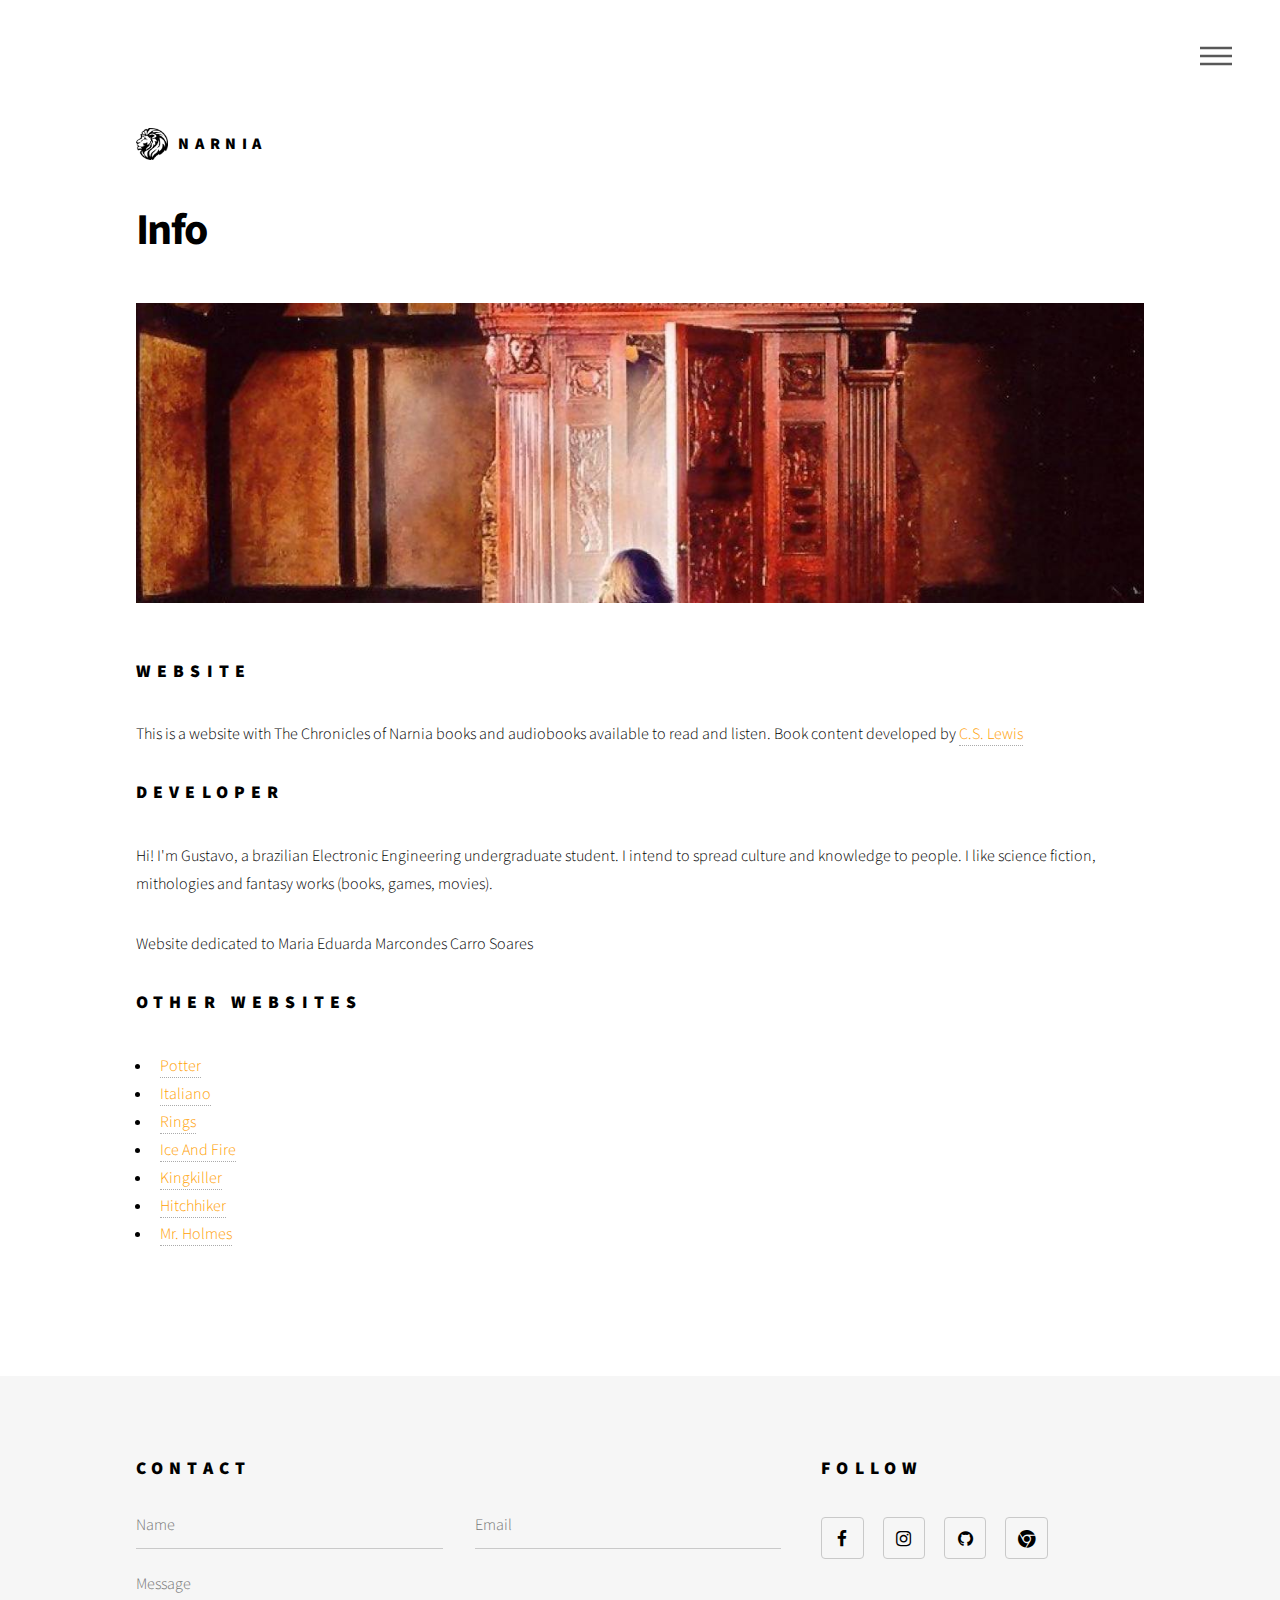
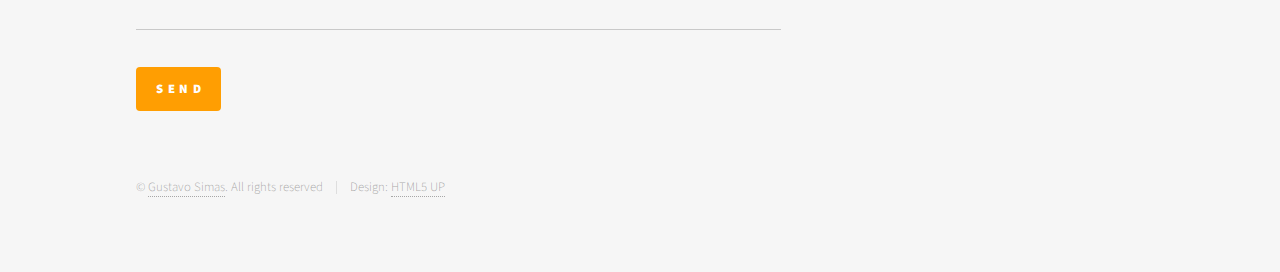
<file: info.html>
<!DOCTYPE HTML>
<!--
	Phantom by HTML5 UP
	html5up.net | @ajlkn
	Free for personal and commercial use under the CCA 3.0 license (html5up.net/license)
-->
<html>
<head>
	<title>Narnia</title>

	<link rel="shortcut icon" href="images/favicon.ico">


	<meta charset="utf-8" />
	<meta name="viewport" content="width=device-width, initial-scale=1" />
	<!--[if lte IE 8]><script src="assets/js/ie/html5shiv.js"></script><![endif]-->
	<link rel="stylesheet" href="assets/css/main.css" />
	<!--[if lte IE 9]><link rel="stylesheet" href="assets/css/ie9.css" /><![endif]-->
	<!--[if lte IE 8]><link rel="stylesheet" href="assets/css/ie8.css" /><![endif]-->


</head>
<body>
	<!-- Wrapper -->
	<div id="wrapper">

		<!-- Header -->
		<header id="header">
			<div class="inner">

				<!-- Logo -->
				<a href="index.html" class="logo">
					<span class="symbol"><img src="images/aslan.png" alt="" /></span><span class="title">Narnia</span>
				</a>

				<!-- Nav -->
				<nav>
					<ul>
						<li><a href="#menu">Menu</a></li>
					</ul>
				</nav>

			</div>
		</header>

		<!-- Menu -->
		<nav id="menu">
			<h2>Menu</h2>
			<ul>
				<li><a href="index.html">Home</a></li>
				<li><a href="info.html">Info</a></li>
			</ul>
		</nav>

		<!-- Main -->
		<div id="main">
			<div class="inner">
				<h1>Info</h1>

				<style>
				.parallax { 
					/* The image used */
					background-image: url("images/narnia.jpg");

					/* Set a specific height */
					height: 300px; 

					/* Create the parallax scrolling effect */
					background-attachment: fixed;
					background-position: center;
					background-repeat: no-repeat;
					background-size: cover;
				}
			</style>

			<!-- Container element -->
			<div class="parallax"></div>
			<br><br>

			<h2>Website</h2>
			<p>This is a website with The Chronicles of Narnia books and audiobooks available to read and listen. Book content developed by <a target="_blank" href="https://en.wikipedia.org/wiki/Clive_Staples_Lewis">C.S. Lewis</a></p>

			<h2>Developer</h2>
			<p>Hi! I'm Gustavo, a brazilian Electronic Engineering undergraduate student. I intend to spread culture and knowledge to people. I like science fiction, mithologies and fantasy works (books, games, movies).</p>

			<p>Website dedicated to Maria Eduarda Marcondes Carro Soares</p>

			<h2>Other websites</h2>
			<p><ul>
				<li><a href="http://potter.cf" target="_blank">Potter</a></li>
				<li><a href="http://italiano.ml" target="_blank">Italiano</a></li>
				<li><a href="http://lotr.gq" target="_blank">Rings</a></li>
				<li><a href="http://iceandfire.ga" target="_blank">Ice And Fire</a></li>
				<li><a href="http://kingkiller.cf" target="_blank">Kingkiller</a></li>
				<li><a href="http://hitchhiker.tk" target="_blank">Hitchhiker</a></li>
				<li><a href="http://mrholmes.ml" target="_blank">Mr. Holmes</a></li>
			</ul>
			</p>

		</div>
	</div>

	<!-- Footer -->
	<footer id="footer">
		<div class="inner">
			<section>
				<h2>Contact</h2>
				<form action="https://formspree.io/gustavosimassilva@gmail.com" method="POST">
					<div class="field half first">
						<input type="text" name="Name" id="name" placeholder="Name" />
					</div>
					<div class="field half">
						<input type="email" name="Email" id="email" name="_replyto" placeholder="Email" />
					</div>
					<div class="field">
						<textarea name="Message" id="message" placeholder="Message"></textarea>
					</div>
					<ul class="actions">
						<li><input type="submit" value="Send" class="special" /></li>
					</ul>
				</form>
			</section>
			<section>
				<h2>Follow</h2>
				<ul class="icons">
					<li><a href="http://facebook.com/simasgs" target="_blank" class="icon style2 fa-facebook"><span class="label">Facebook</span></a></li>
					<li><a href="https:/instagram.com/tudoemsimas" target="_blank" class="icon style2 fa-instagram"><span class="label">Instagram</span></a></li>
					<li><a href="https://github.com/GSimas" target="_blank" class="icon style2 fa-github"><span class="label">GitHub</span></a></li>
					<li><a href="http://www.gsimas.github.io/" target="_blank" class="icon style2 fa-chrome"><span class="label">Phone</span></a></li>
				</ul>
			</section>
			<ul class="copyright">
				<li>&copy; <a target="_blank" href="http://gsimas.github.io">Gustavo Simas</a>. All rights reserved</li><li>Design: <a href="http://html5up.net">HTML5 UP</a></li>
			</ul>
		</div>
	</footer>

</div>

<!-- Scripts -->
<script src="assets/js/jquery.min.js"></script>
<script src="assets/js/skel.min.js"></script>
<script src="assets/js/util.js"></script>
<!--[if lte IE 8]><script src="assets/js/ie/respond.min.js"></script><![endif]-->
<script src="assets/js/main.js"></script>

</body>
</html>
</file>
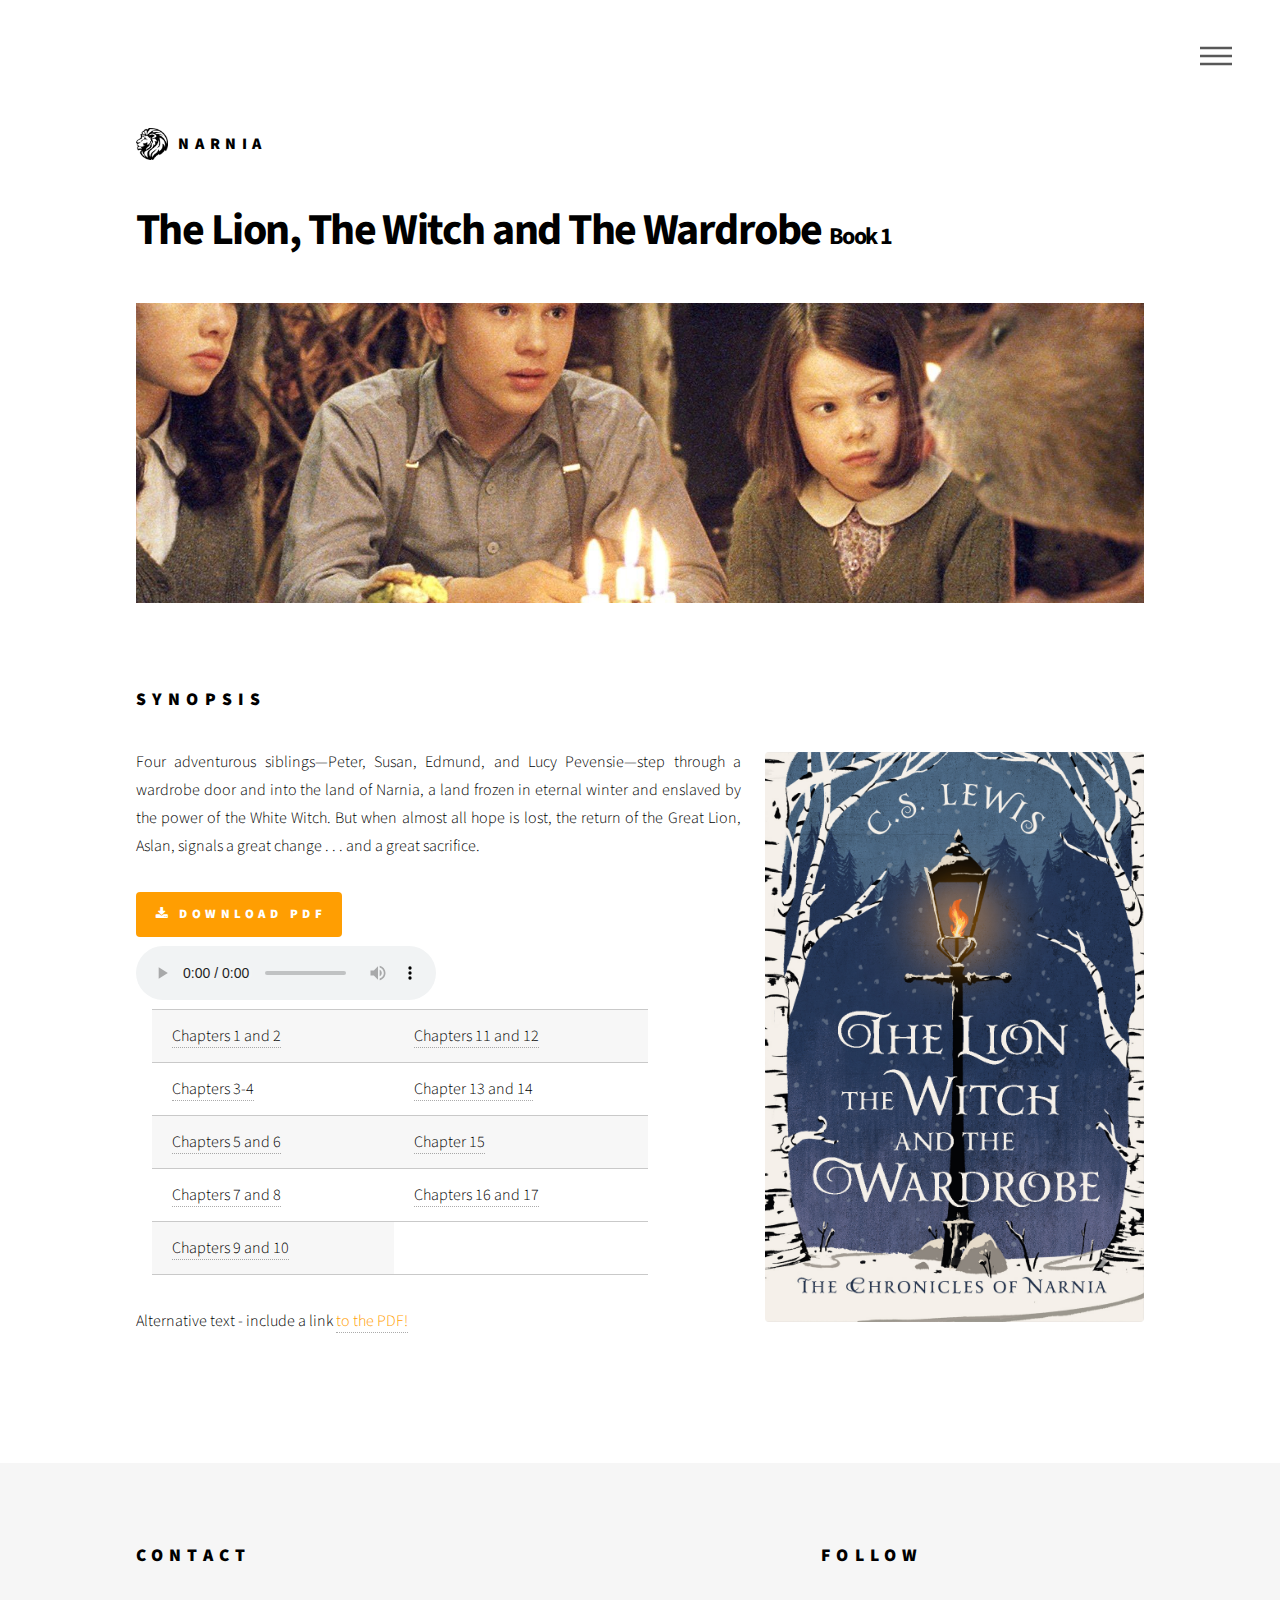
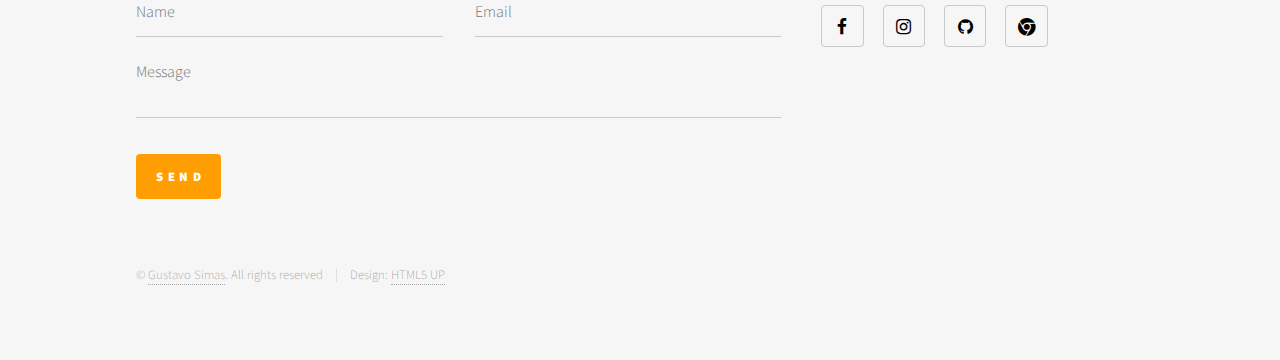
<file: 1 - The Lion The Witch And The Wardrobe/wardrobe.html>
<!DOCTYPE HTML>
<!--
	Phantom by HTML5 UP
	html5up.net | @ajlkn
	Free for personal and commercial use under the CCA 3.0 license (html5up.net/license)
-->
<html>
<head>
	<title>Narnia</title>

	<link rel="shortcut icon" href="../images/favicon.ico">


	<meta charset="utf-8" />
	<meta name="viewport" content="width=device-width, initial-scale=1" />
	<!--[if lte IE 8]><script src="assets/js/ie/html5shiv.js"></script><![endif]-->
	<link rel="stylesheet" href="../assets/css/main.css" />
	<!--[if lte IE 9]><link rel="stylesheet" href="assets/css/ie9.css" /><![endif]-->
	<!--[if lte IE 8]><link rel="stylesheet" href="assets/css/ie8.css" /><![endif]-->

	<style>
	#playlist{
		list-style: none;
	}
	#playlist li a{
		color:black;
		text-decoration: none;
	}
	#playlist .current-song a{
		color:blue;
	}
</style>


</head>
<body>
	<!-- Wrapper -->
	<div id="wrapper">

		<!-- Header -->
		<header id="header">
			<div class="inner">

				<!-- Logo -->
				<a href="../index.html" class="logo">
					<span class="symbol"><img src="../images/aslan.png" alt="" /></span><span class="title">Narnia</span>
				</a>

				<!-- Nav -->
				<nav>
					<ul>
						<li><a href="#menu">Menu</a></li>
					</ul>
				</nav>

			</div>
		</header>

		<!-- Menu -->
		<nav id="menu">
			<h2>Menu</h2>
			<ul>
				<li><a href="../index.html">Home</a></li>
				<li><a href="../info.html">Info</a></li>
			</ul>
		</nav>

		<!-- Main -->
		<div id="main">
			<div class="inner">
				<h1>The Lion, The Witch and The Wardrobe <font size="5px"> Book 1</font></h1>

				<style>
				.parallax { 
					/* The image used */
					background-image: url("wardrobephoto.jpg");

					/* Set a specific height */
					height: 300px; 

					/* Create the parallax scrolling effect */
					background-attachment: fixed;
					background-position: center;
					background-repeat: no-repeat;
					background-size: cover;
				}
			</style>

			<!-- Container element -->
			<div class="parallax"></div>
			<br><br><br>

				<h2>Synopsis</h2>
				<p align="justify"><span class="image right"><a href="The Lion The Witch And The Wardrobe.pdf" target="_blank"><img src="wardrobe.jpg" alt="" /></a></span>Four adventurous siblings—Peter, Susan, Edmund, and Lucy Pevensie—step through a wardrobe door and into the land of Narnia, a land frozen in eternal winter and enslaved by the power of the White Witch. But when almost all hope is lost, the return of the Great Lion, Aslan, signals a great change . . . and a great sacrifice.</p>


				<a href="The Lion The Witch And The Wardrobe.pdf" target="_blank" class="button special icon fa-download">Download PDF</a>
				<br>
				<audio autostart="0" autoplay="false" type="audio/mpeg" src="" controls id="audioPlayer">
					Sorry, your browser doesn't support html5!
				</audio>
				<ul id="playlist">
					<li class="current-song"><a href=""></a></li>
					<table style="width:50%">

						<tr>
							<td><li><a href="The Lion The Witch And The Wardrobe 1-2.mp3">Chapters 1 and 2</a></li></td>
							<td><li><a href="The Lion The Witch And The Wardrobe 11-12.mp3">Chapters 11 and 12</a></li></td>
						</tr>
						<tr>
							<td><li><a href="The Lion The Witch And The Wardrobe 3-4.mp3">Chapters 3-4</a></li></td>
							<td><li><a href="The Lion The Witch And The Wardrobe 13-14.mp3">Chapter 13 and 14</a></li></td>
						</tr>
						<tr>
							<td><li><a href="The Lion The Witch And The Wardrobe 5-6.mp3">Chapters 5 and 6</a></li></td>
							<td><li><a href="The Lion The Witch And The Wardrobe 15.mp3">Chapter 15</a></li></td>
						</tr>
						<tr>
							<td><li><a href="The Lion The Witch And The Wardrobe 7-8.mp3">Chapters 7 and 8</a></li></td>
							<td><li><a href="The Lion The Witch And The Wardrobe 16-17.mp3">Chapters 16 and 17</a></li></td>
						</tr>
						<tr>
							<td><li><a href="The Lion The Witch And The Wardrobe 9-10.mp3">Chapters 9 and 10</a></li></td>
						</tr>
						
					</table>
				</ul>
				<script src="https://code.jquery.com/jquery-2.2.0.js"></script>
				<script src="../assets/audioPlayer.js"></script>
				<script>
				        // loads the audio player
				        audioPlayer();
				    </script>

				    <object data="The Lion The Witch And The Wardrobe.pdf" type="application/pdf" width="100%" height="900px">
				    	<p>Alternative text - include a link <a href="The Lion The Witch And The Wardrobe.pdf">to the PDF!</a></p>
				    </object>

				</div>
			</div>

			<!-- Footer -->
			<footer id="footer">
				<div class="inner">
					<section>
						<h2>Contact</h2>
						<form action="https://formspree.io/gustavosimassilva@gmail.com" method="POST">
							<div class="field half first">
								<input type="text" name="Name" id="name" placeholder="Name" />
							</div>
							<div class="field half">
								<input type="email" name="Email" id="email" name="_replyto" placeholder="Email" />
							</div>
							<div class="field">
								<textarea name="Message" id="message" placeholder="Message"></textarea>
							</div>
							<ul class="actions">
								<li><input type="submit" value="Send" class="special" /></li>
							</ul>
						</form>
					</section>
					<section>
						<h2>Follow</h2>
						<ul class="icons">
							<li><a href="http://facebook.com/simasgs" target="_blank" class="icon style2 fa-facebook"><span class="label">Facebook</span></a></li>
							<li><a href="https:/instagram.com/tudoemsimas" target="_blank" class="icon style2 fa-instagram"><span class="label">Instagram</span></a></li>
							<li><a href="https://github.com/GSimas" target="_blank" class="icon style2 fa-github"><span class="label">GitHub</span></a></li>
							<li><a href="http://www.gsimas.github.io/" target="_blank" class="icon style2 fa-chrome"><span class="label">Phone</span></a></li>
						</ul>
					</section>
					<ul class="copyright">
						<li>&copy; <a target="_blank" href="http://gsimas.github.io">Gustavo Simas</a>. All rights reserved</li><li>Design: <a href="http://html5up.net">HTML5 UP</a></li>
					</ul>
				</div>
			</footer>

		</div>

		<!-- Scripts -->
		<script src="../assets/js/jquery.min.js"></script>
		<script src="../assets/js/skel.min.js"></script>
		<script src="../assets/js/util.js"></script>
		<!--[if lte IE 8]><script src="assets/js/ie/respond.min.js"></script><![endif]-->
		<script src="../assets/js/main.js"></script>

	</body>
	</html>
</file>
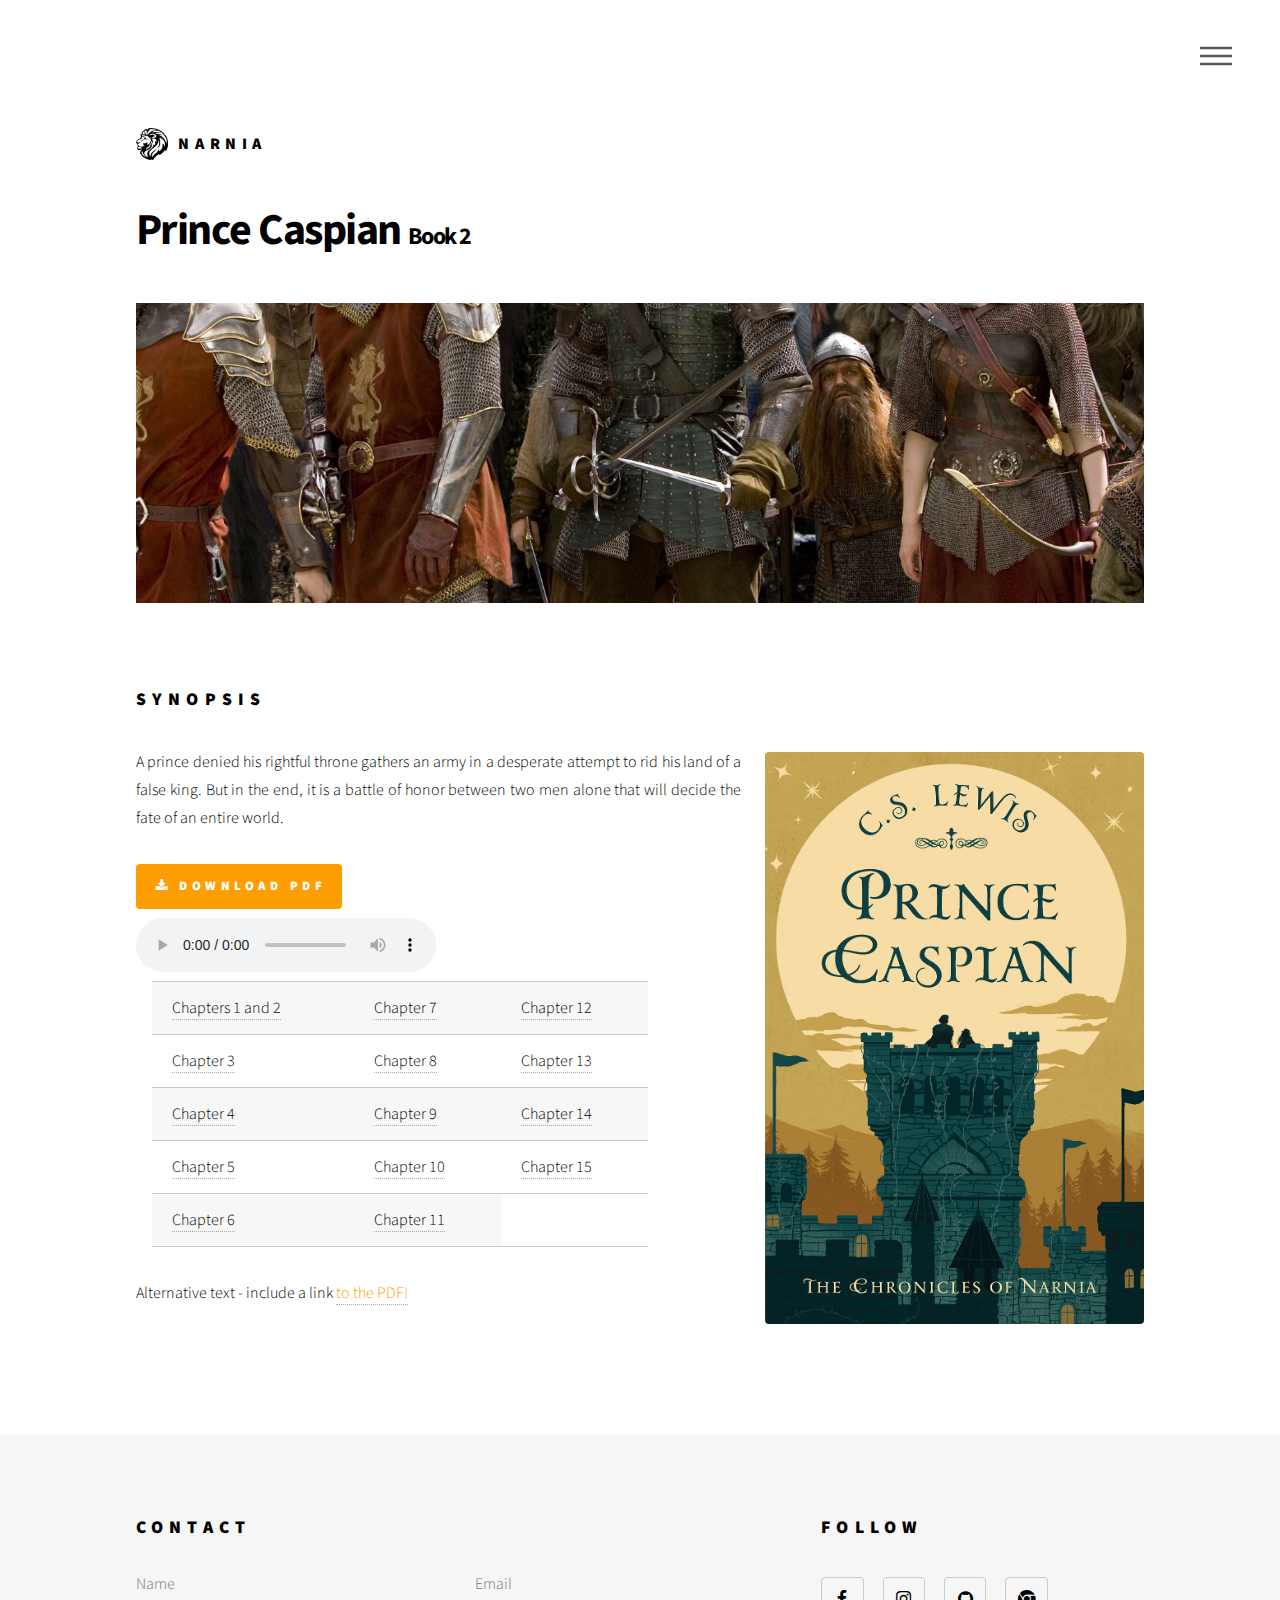
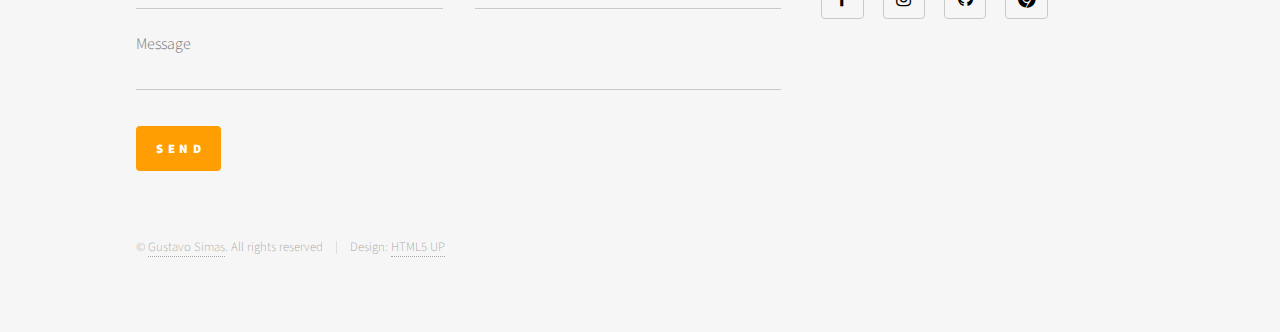
<file: 2 - Prince Caspian/caspian.html>
<!DOCTYPE HTML>
<!--
	Phantom by HTML5 UP
	html5up.net | @ajlkn
	Free for personal and commercial use under the CCA 3.0 license (html5up.net/license)
-->
<html>
<head>
	<title>Narnia</title>

	<link rel="shortcut icon" href="../images/favicon.ico">


	<meta charset="utf-8" />
	<meta name="viewport" content="width=device-width, initial-scale=1" />
	<!--[if lte IE 8]><script src="assets/js/ie/html5shiv.js"></script><![endif]-->
	<link rel="stylesheet" href="../assets/css/main.css" />
	<!--[if lte IE 9]><link rel="stylesheet" href="assets/css/ie9.css" /><![endif]-->
	<!--[if lte IE 8]><link rel="stylesheet" href="assets/css/ie8.css" /><![endif]-->

	<style>
	#playlist{
		list-style: none;
	}
	#playlist li a{
		color:black;
		text-decoration: none;
	}
	#playlist .current-song a{
		color:blue;
	}
</style>


</head>
<body>
	<!-- Wrapper -->
	<div id="wrapper">

		<!-- Header -->
		<header id="header">
			<div class="inner">

				<!-- Logo -->
				<a href="../index.html" class="logo">
					<span class="symbol"><img src="../images/aslan.png" alt="" /></span><span class="title">Narnia</span>
				</a>

				<!-- Nav -->
				<nav>
					<ul>
						<li><a href="#menu">Menu</a></li>
					</ul>
				</nav>

			</div>
		</header>

		<!-- Menu -->
		<nav id="menu">
			<h2>Menu</h2>
			<ul>
				<li><a href="../index.html">Home</a></li>
				<li><a href="../info.html">Info</a></li>
			</ul>
		</nav>

		<!-- Main -->
		<div id="main">
			<div class="inner">
				<h1>Prince Caspian <font size="5px"> Book 2</font></h1>

				<style>
				.parallax { 
					/* The image used */
					background-image: url("caspianphoto.jpg");

					/* Set a specific height */
					height: 300px; 

					/* Create the parallax scrolling effect */
					background-attachment: fixed;
					background-position: center;
					background-repeat: no-repeat;
					background-size: cover;
				}
			</style>

			<!-- Container element -->
			<div class="parallax"></div>
			<br><br><br>

				<h2>Synopsis</h2>
				<p align="justify"><span class="image right"><a href="Prince Caspian.pdf" target="_blank"><img src="caspian.jpg" alt="" /></a></span>A prince denied his rightful throne gathers an army in a desperate attempt to rid his land of a false king. But in the end, it is a battle of honor between two men alone that will decide the fate of an entire world.</p>


				<a href="Prince Caspian.pdf" target="_blank" class="button special icon fa-download">Download PDF</a>
				<br>
				<audio autostart="0" autoplay="false" type="audio/mpeg" src="" controls id="audioPlayer">
					Sorry, your browser doesn't support html5!
				</audio>
				<ul id="playlist">
					<li class="current-song"><a href=""></a></li>
					<table style="width:50%">
						
						<tr>
							<td><li><a href="Prince Caspian 1-2.mp3">Chapters 1 and 2</a></li></td>
							<td><li><a href="Prince Caspian 7.mp3">Chapter 7</a></li></td>
							<td><li><a href="Prince Caspian 12.mp3">Chapter 12</a></li></td>
						</tr>
						<tr>
							<td><li><a href="Prince Caspian 3.mp3">Chapter 3</a></li></td>
							<td><li><a href="Prince Caspian 8.mp3">Chapter 8</a></li></td>
							<td><li><a href="Prince Caspian 13.mp3">Chapter 13</a></li></td>
						</tr>
						<tr>
							<td><li><a href="Prince Caspian 4.mp3">Chapter 4</a></li></td>
							<td><li><a href="Prince Caspian 9.mp3">Chapter 9</a></li></td>
							<td><li><a href="Prince Caspian 14.mp3">Chapter 14</a></li></td>
						</tr>
						<tr>
							<td><li><a href="Prince Caspian 5.mp3">Chapter 5</a></li></td>
							<td><li><a href="Prince Caspian 10.mp3">Chapter 10</a></li></td>
							<td><li><a href="Prince Caspian 15.mp3">Chapter 15</a></li></td>
						</tr>
						<tr>
							<td><li><a href="Prince Caspian 6.mp3">Chapter 6</a></li></td>
							<td><li><a href="Prince Caspian 11.mp3">Chapter 11</a></li></td>
						</tr>
						
					</table>
				</ul>
				<script src="https://code.jquery.com/jquery-2.2.0.js"></script>
				<script src="../assets/audioPlayer.js"></script>
				<script>
				        // loads the audio player
				        audioPlayer();
				    </script>

				    <object data="Prince Caspian.pdf" type="application/pdf" width="100%" height="900px">
				    	<p>Alternative text - include a link <a href="Prince Caspian.pdf">to the PDF!</a></p>
				    </object>

				</div>
			</div>

			<!-- Footer -->
			<footer id="footer">
				<div class="inner">
					<section>
						<h2>Contact</h2>
						<form action="https://formspree.io/gustavosimassilva@gmail.com" method="POST">
							<div class="field half first">
								<input type="text" name="Name" id="name" placeholder="Name" />
							</div>
							<div class="field half">
								<input type="email" name="Email" id="email" name="_replyto" placeholder="Email" />
							</div>
							<div class="field">
								<textarea name="Message" id="message" placeholder="Message"></textarea>
							</div>
							<ul class="actions">
								<li><input type="submit" value="Send" class="special" /></li>
							</ul>
						</form>
					</section>
					<section>
						<h2>Follow</h2>
						<ul class="icons">
							<li><a href="http://facebook.com/simasgs" target="_blank" class="icon style2 fa-facebook"><span class="label">Facebook</span></a></li>
							<li><a href="https:/instagram.com/tudoemsimas" target="_blank" class="icon style2 fa-instagram"><span class="label">Instagram</span></a></li>
							<li><a href="https://github.com/GSimas" target="_blank" class="icon style2 fa-github"><span class="label">GitHub</span></a></li>
							<li><a href="http://www.gsimas.github.io/" target="_blank" class="icon style2 fa-chrome"><span class="label">Phone</span></a></li>
						</ul>
					</section>
					<ul class="copyright">
						<li>&copy; <a target="_blank" href="http://gsimas.github.io">Gustavo Simas</a>. All rights reserved</li><li>Design: <a href="http://html5up.net">HTML5 UP</a></li>
					</ul>
				</div>
			</footer>

		</div>

		<!-- Scripts -->
		<script src="../assets/js/jquery.min.js"></script>
		<script src="../assets/js/skel.min.js"></script>
		<script src="../assets/js/util.js"></script>
		<!--[if lte IE 8]><script src="assets/js/ie/respond.min.js"></script><![endif]-->
		<script src="../assets/js/main.js"></script>

	</body>
	</html>
</file>
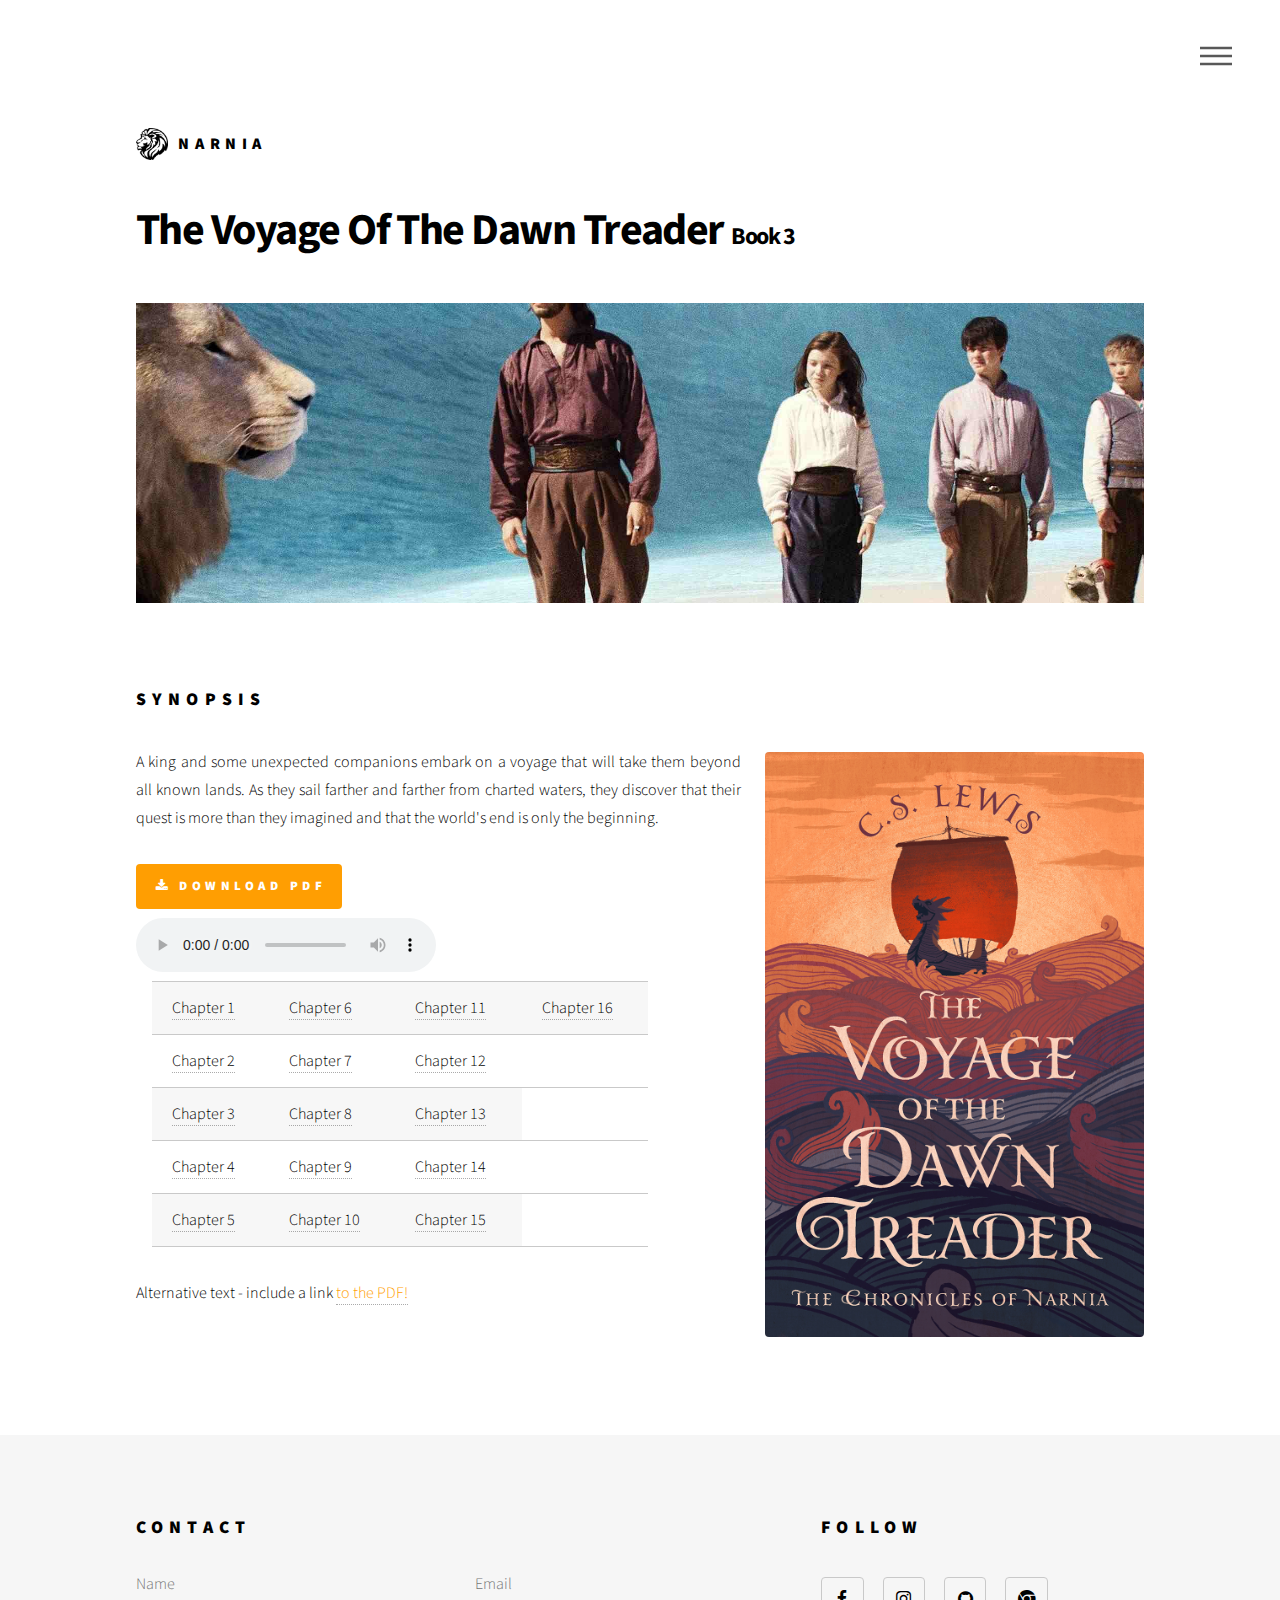
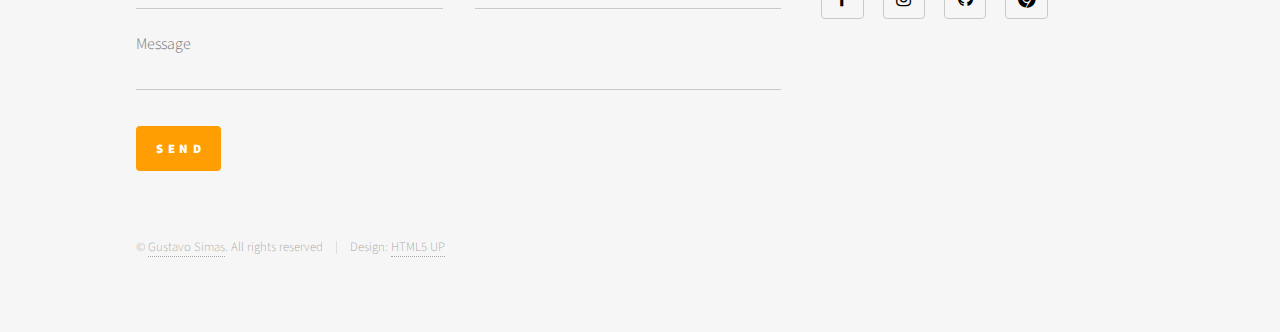
<file: 3 - The Voyage Of The Dawn Treader/voyage.html>
<!DOCTYPE HTML>
<!--
	Phantom by HTML5 UP
	html5up.net | @ajlkn
	Free for personal and commercial use under the CCA 3.0 license (html5up.net/license)
-->
<html>
<head>
	<title>Narnia</title>

	<link rel="shortcut icon" href="../images/favicon.ico">


	<meta charset="utf-8" />
	<meta name="viewport" content="width=device-width, initial-scale=1" />
	<!--[if lte IE 8]><script src="assets/js/ie/html5shiv.js"></script><![endif]-->
	<link rel="stylesheet" href="../assets/css/main.css" />
	<!--[if lte IE 9]><link rel="stylesheet" href="assets/css/ie9.css" /><![endif]-->
	<!--[if lte IE 8]><link rel="stylesheet" href="assets/css/ie8.css" /><![endif]-->

	<style>
	#playlist{
		list-style: none;
	}
	#playlist li a{
		color:black;
		text-decoration: none;
	}
	#playlist .current-song a{
		color:blue;
	}
</style>


</head>
<body>
	<!-- Wrapper -->
	<div id="wrapper">

		<!-- Header -->
		<header id="header">
			<div class="inner">

				<!-- Logo -->
				<a href="../index.html" class="logo">
					<span class="symbol"><img src="../images/aslan.png" alt="" /></span><span class="title">Narnia</span>
				</a>

				<!-- Nav -->
				<nav>
					<ul>
						<li><a href="#menu">Menu</a></li>
					</ul>
				</nav>

			</div>
		</header>

		<!-- Menu -->
		<nav id="menu">
			<h2>Menu</h2>
			<ul>
				<li><a href="../index.html">Home</a></li>
				<li><a href="../info.html">Info</a></li>
			</ul>
		</nav>

		<!-- Main -->
		<div id="main">
			<div class="inner">
				<h1>The Voyage Of The Dawn Treader <font size="5px"> Book 3</font></h1>

				<style>
				.parallax { 
					/* The image used */
					background-image: url("voyagephoto.jpg");

					/* Set a specific height */
					height: 300px; 

					/* Create the parallax scrolling effect */
					background-attachment: fixed;
					background-position: center;
					background-repeat: no-repeat;
					background-size: cover;
				}
			</style>

			<!-- Container element -->
			<div class="parallax"></div>
			<br><br><br>

				<h2>Synopsis</h2>
				<p align="justify"><span class="image right"><a href="The Voyage Of The Dawn Treader.pdf" target="_blank"><img src="voyage.jpg" alt="" /></a></span>A king and some unexpected companions embark on a voyage that will take them beyond all known lands. As they sail farther and farther from charted waters, they discover that their quest is more than they imagined and that the world's end is only the beginning.</p>


				<a href="The Voyage Of The Dawn Treader.pdf" target="_blank" class="button special icon fa-download">Download PDF</a>
				<br>
				<audio autostart="0" autoplay="false" type="audio/mpeg" src="" controls id="audioPlayer">
					Sorry, your browser doesn't support html5!
				</audio>
				<ul id="playlist">
					<li class="current-song"><a href=""></a></li>
					<table style="width:50%">
						
						<tr>
							<td><li><a href="The Voyage Of The Dawn Treader 1.mp3">Chapter 1</a></li></td>
							<td><li><a href="The Voyage Of The Dawn Treader 6.mp3">Chapter 6</a></li></td>
							<td><li><a href="The Voyage Of The Dawn Treader 11.mp3">Chapter 11</a></li></td>
							<td><li><a href="The Voyage Of The Dawn Treader 16.mp3">Chapter 16</a></li></td>
						</tr>
						<tr>
							<td><li><a href="The Voyage Of The Dawn Treader 2.mp3">Chapter 2</a></li></td>
							<td><li><a href="The Voyage Of The Dawn Treader 7.mp3">Chapter 7</a></li></td>
							<td><li><a href="The Voyage Of The Dawn Treader 12.mp3">Chapter 12</a></li></td>
						</tr>
						<tr>
							<td><li><a href="The Voyage Of The Dawn Treader 3.mp3">Chapter 3</a></li></td>
							<td><li><a href="The Voyage Of The Dawn Treader 8.mp3">Chapter 8</a></li></td>
							<td><li><a href="The Voyage Of The Dawn Treader 13.mp3">Chapter 13</a></li></td>
						</tr>
						<tr>
							<td><li><a href="The Voyage Of The Dawn Treader 4.mp3">Chapter 4</a></li></td>
							<td><li><a href="The Voyage Of The Dawn Treader 9.mp3">Chapter 9</a></li></td>
							<td><li><a href="The Voyage Of The Dawn Treader 14.mp3">Chapter 14</a></li></td>
						</tr>
						<tr>
							<td><li><a href="The Voyage Of The Dawn Treader 5.mp3">Chapter 5</a></li></td>
							<td><li><a href="The Voyage Of The Dawn Treader 10.mp3">Chapter 10</a></li></td>
							<td><li><a href="The Voyage Of The Dawn Treader 15.mp3">Chapter 15</a></li></td>
						</tr>
						
					</table>
				</ul>
				<script src="https://code.jquery.com/jquery-2.2.0.js"></script>
				<script src="../assets/audioPlayer.js"></script>
				<script>
				        // loads the audio player
				        audioPlayer();
				    </script>

				    <object data="The Voyage Of The Dawn Treader.pdf" type="application/pdf" width="100%" height="900px">
				    	<p>Alternative text - include a link <a href="The Voyage Of The Dawn Treader.pdf">to the PDF!</a></p>
				    </object>

				</div>
			</div>

			<!-- Footer -->
			<footer id="footer">
				<div class="inner">
					<section>
						<h2>Contact</h2>
						<form action="https://formspree.io/gustavosimassilva@gmail.com" method="POST">
							<div class="field half first">
								<input type="text" name="Name" id="name" placeholder="Name" />
							</div>
							<div class="field half">
								<input type="email" name="Email" id="email" name="_replyto" placeholder="Email" />
							</div>
							<div class="field">
								<textarea name="Message" id="message" placeholder="Message"></textarea>
							</div>
							<ul class="actions">
								<li><input type="submit" value="Send" class="special" /></li>
							</ul>
						</form>
					</section>
					<section>
						<h2>Follow</h2>
						<ul class="icons">
							<li><a href="http://facebook.com/simasgs" target="_blank" class="icon style2 fa-facebook"><span class="label">Facebook</span></a></li>
							<li><a href="https:/instagram.com/tudoemsimas" target="_blank" class="icon style2 fa-instagram"><span class="label">Instagram</span></a></li>
							<li><a href="https://github.com/GSimas" target="_blank" class="icon style2 fa-github"><span class="label">GitHub</span></a></li>
							<li><a href="http://www.gsimas.github.io/" target="_blank" class="icon style2 fa-chrome"><span class="label">Phone</span></a></li>
						</ul>
					</section>
					<ul class="copyright">
						<li>&copy; <a target="_blank" href="http://gsimas.github.io">Gustavo Simas</a>. All rights reserved</li><li>Design: <a href="http://html5up.net">HTML5 UP</a></li>
					</ul>
				</div>
			</footer>

		</div>

		<!-- Scripts -->
		<script src="../assets/js/jquery.min.js"></script>
		<script src="../assets/js/skel.min.js"></script>
		<script src="../assets/js/util.js"></script>
		<!--[if lte IE 8]><script src="assets/js/ie/respond.min.js"></script><![endif]-->
		<script src="../assets/js/main.js"></script>

	</body>
	</html>
</file>
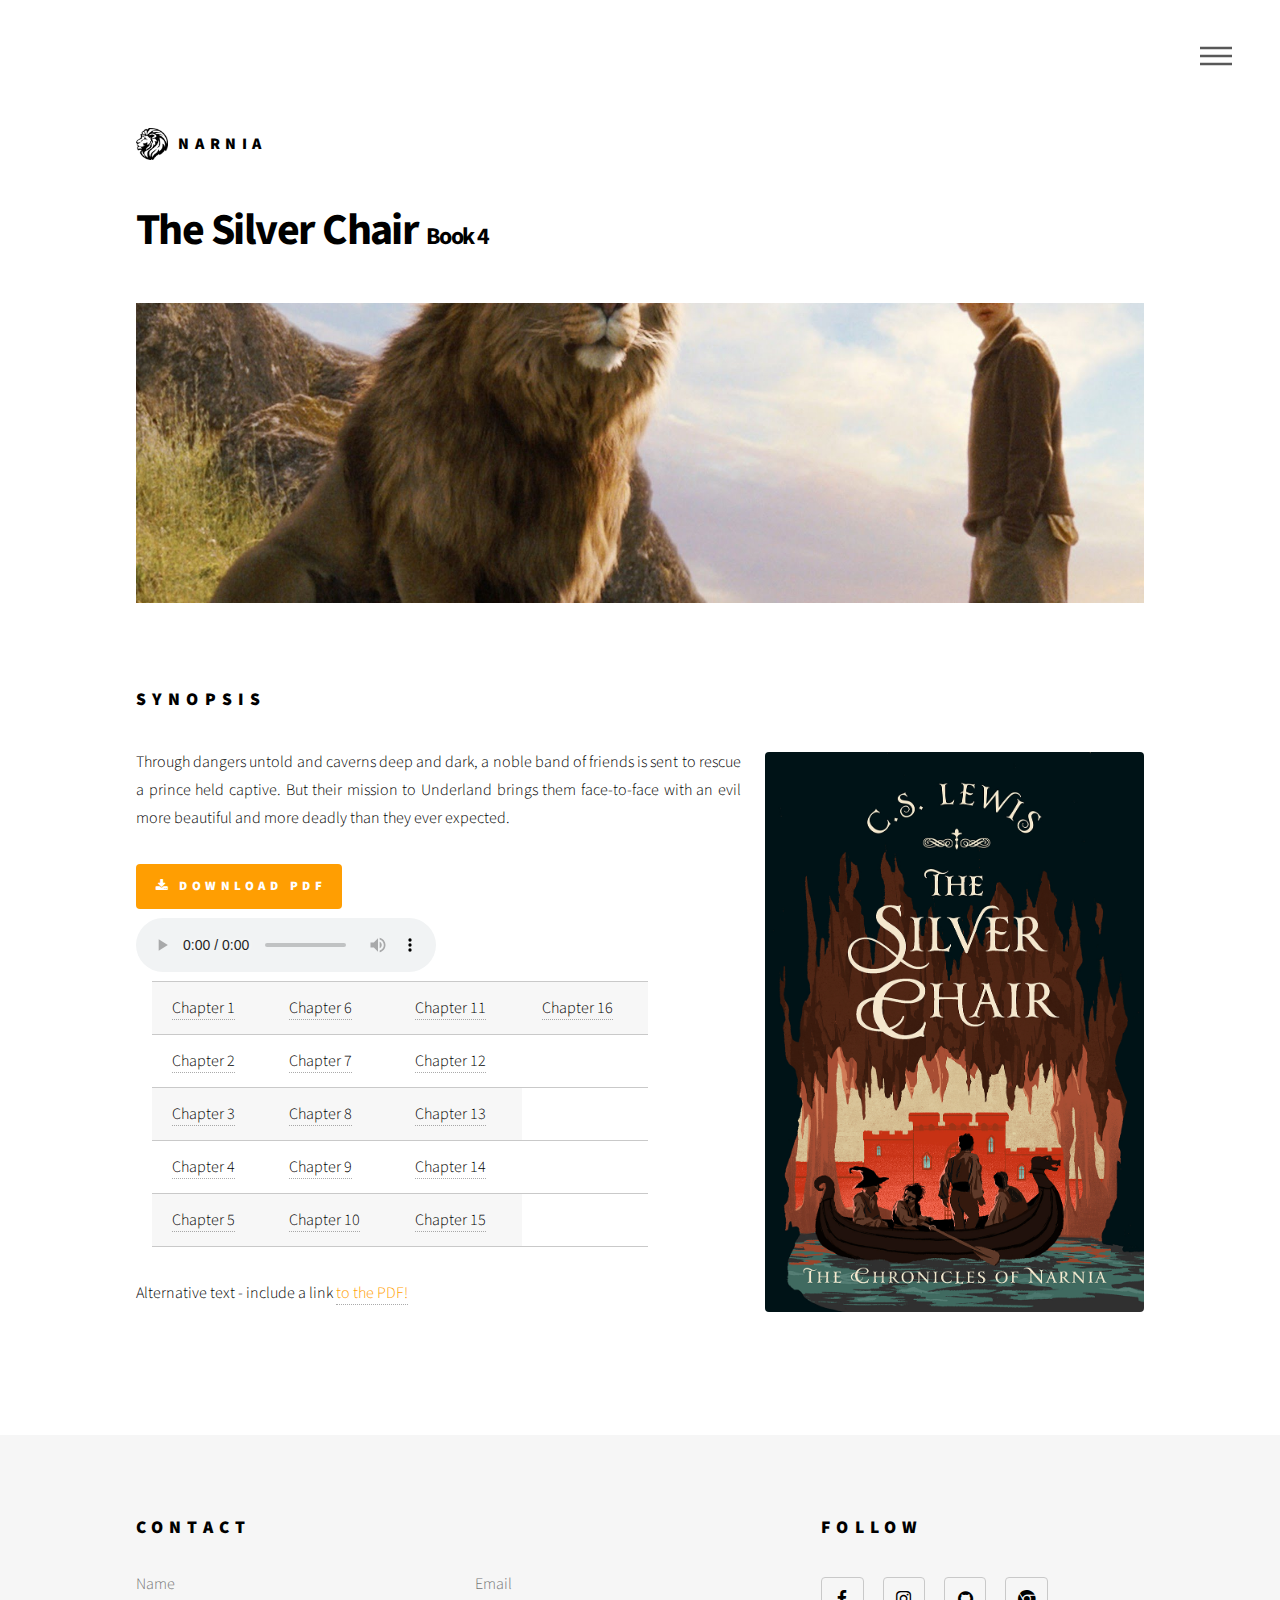
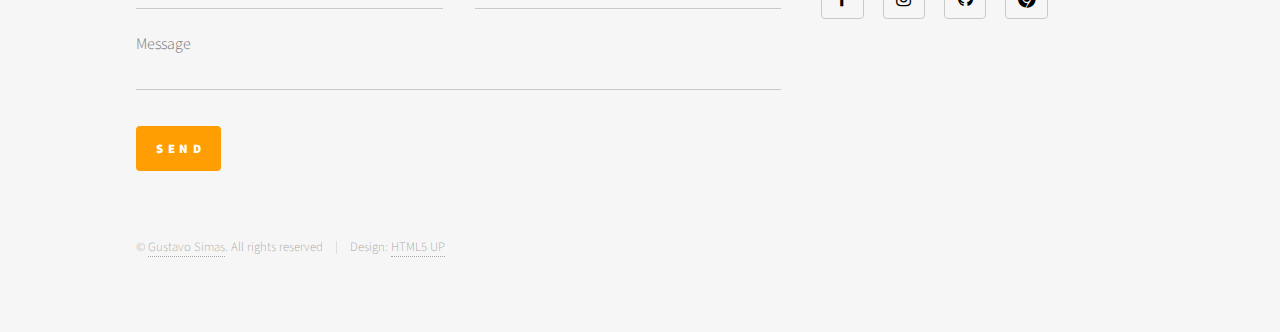
<file: 4 - The Silver Chair/chair.html>
<!DOCTYPE HTML>
<!--
	Phantom by HTML5 UP
	html5up.net | @ajlkn
	Free for personal and commercial use under the CCA 3.0 license (html5up.net/license)
-->
<html>
<head>
	<title>Narnia</title>

	<link rel="shortcut icon" href="../images/favicon.ico">


	<meta charset="utf-8" />
	<meta name="viewport" content="width=device-width, initial-scale=1" />
	<!--[if lte IE 8]><script src="assets/js/ie/html5shiv.js"></script><![endif]-->
	<link rel="stylesheet" href="../assets/css/main.css" />
	<!--[if lte IE 9]><link rel="stylesheet" href="assets/css/ie9.css" /><![endif]-->
	<!--[if lte IE 8]><link rel="stylesheet" href="assets/css/ie8.css" /><![endif]-->

	<style>
	#playlist{
		list-style: none;
	}
	#playlist li a{
		color:black;
		text-decoration: none;
	}
	#playlist .current-song a{
		color:blue;
	}
</style>


</head>
<body>
	<!-- Wrapper -->
	<div id="wrapper">

		<!-- Header -->
		<header id="header">
			<div class="inner">

				<!-- Logo -->
				<a href="../index.html" class="logo">
					<span class="symbol"><img src="../images/aslan.png" alt="" /></span><span class="title">Narnia</span>
				</a>

				<!-- Nav -->
				<nav>
					<ul>
						<li><a href="#menu">Menu</a></li>
					</ul>
				</nav>

			</div>
		</header>

		<!-- Menu -->
		<nav id="menu">
			<h2>Menu</h2>
			<ul>
				<li><a href="../index.html">Home</a></li>
				<li><a href="../info.html">Info</a></li>
			</ul>
		</nav>

		<!-- Main -->
		<div id="main">
			<div class="inner">
				<h1>The Silver Chair <font size="5px"> Book 4</font></h1>

				<style>
				.parallax { 
					/* The image used */
					background-image: url("chairphoto.jpg");

					/* Set a specific height */
					height: 300px; 

					/* Create the parallax scrolling effect */
					background-attachment: fixed;
					background-position: center;
					background-repeat: no-repeat;
					background-size: cover;
				}
			</style>

			<!-- Container element -->
			<div class="parallax"></div>
			<br><br><br>

				<h2>Synopsis</h2>
				<p align="justify"><span class="image right"><a href="The Silver Chair.pdf" target="_blank"><img src="chair.jpg" alt="" /></a></span>Through dangers untold and caverns deep and dark, a noble band of friends is sent to rescue a prince held captive. But their mission to Underland brings them face-to-face with an evil more beautiful and more deadly than they ever expected.</p>


				<a href="The Silver Chair.pdf" target="_blank" class="button special icon fa-download">Download PDF</a>
				<br>
				<audio autostart="0" autoplay="false" type="audio/mpeg" src="" controls id="audioPlayer">
					Sorry, your browser doesn't support html5!
				</audio>
				<ul id="playlist">
					<li class="current-song"><a href=""></a></li>
					<table style="width:50%">
						
						<tr>
							<td><li><a href="The Silver Chair 1.mp3">Chapter 1</a></li></td>
							<td><li><a href="The Silver Chair 6.mp3">Chapter 6</a></li></td>
							<td><li><a href="The Silver Chair 11.mp3">Chapter 11</a></li></td>
							<td><li><a href="The Silver Chair 16.mp3">Chapter 16</a></li></td>
						</tr>
						<tr>
							<td><li><a href="The Silver Chair 2.mp3">Chapter 2</a></li></td>
							<td><li><a href="The Silver Chair 7.mp3">Chapter 7</a></li></td>
							<td><li><a href="The Silver Chair 12.mp3">Chapter 12</a></li></td>
						</tr>
						<tr>
							<td><li><a href="The Silver Chair 3.mp3">Chapter 3</a></li></td>
							<td><li><a href="The Silver Chair 8.mp3">Chapter 8</a></li></td>
							<td><li><a href="The Silver Chair 13.mp3">Chapter 13</a></li></td>
						</tr>
						<tr>
							<td><li><a href="The Silver Chair 4.mp3">Chapter 4</a></li></td>
							<td><li><a href="The Silver Chair 9.mp3">Chapter 9</a></li></td>
							<td><li><a href="The Silver Chair 14.mp3">Chapter 14</a></li></td>
						</tr>
						<tr>
							<td><li><a href="The Silver Chair 5.mp3">Chapter 5</a></li></td>
							<td><li><a href="The Silver Chair 10.mp3">Chapter 10</a></li></td>
							<td><li><a href="The Silver Chair 15.mp3">Chapter 15</a></li></td>
						</tr>
						
					</table>
				</ul>
				<script src="https://code.jquery.com/jquery-2.2.0.js"></script>
				<script src="../assets/audioPlayer.js"></script>
				<script>
				        // loads the audio player
				        audioPlayer();
				    </script>

				    <object data="The Silver Chair.pdf" type="application/pdf" width="100%" height="900px">
				    	<p>Alternative text - include a link <a href="The Silver Chair.pdf">to the PDF!</a></p>
				    </object>

				</div>
			</div>

			<!-- Footer -->
			<footer id="footer">
				<div class="inner">
					<section>
						<h2>Contact</h2>
						<form action="https://formspree.io/gustavosimassilva@gmail.com" method="POST">
							<div class="field half first">
								<input type="text" name="Name" id="name" placeholder="Name" />
							</div>
							<div class="field half">
								<input type="email" name="Email" id="email" name="_replyto" placeholder="Email" />
							</div>
							<div class="field">
								<textarea name="Message" id="message" placeholder="Message"></textarea>
							</div>
							<ul class="actions">
								<li><input type="submit" value="Send" class="special" /></li>
							</ul>
						</form>
					</section>
					<section>
						<h2>Follow</h2>
						<ul class="icons">
							<li><a href="http://facebook.com/simasgs" target="_blank" class="icon style2 fa-facebook"><span class="label">Facebook</span></a></li>
							<li><a href="https:/instagram.com/tudoemsimas" target="_blank" class="icon style2 fa-instagram"><span class="label">Instagram</span></a></li>
							<li><a href="https://github.com/GSimas" target="_blank" class="icon style2 fa-github"><span class="label">GitHub</span></a></li>
							<li><a href="http://www.gsimas.github.io/" target="_blank" class="icon style2 fa-chrome"><span class="label">Phone</span></a></li>
						</ul>
					</section>
					<ul class="copyright">
						<li>&copy; <a target="_blank" href="http://gsimas.github.io">Gustavo Simas</a>. All rights reserved</li><li>Design: <a href="http://html5up.net">HTML5 UP</a></li>
					</ul>
				</div>
			</footer>

		</div>

		<!-- Scripts -->
		<script src="../assets/js/jquery.min.js"></script>
		<script src="../assets/js/skel.min.js"></script>
		<script src="../assets/js/util.js"></script>
		<!--[if lte IE 8]><script src="assets/js/ie/respond.min.js"></script><![endif]-->
		<script src="../assets/js/main.js"></script>

	</body>
	</html>
</file>
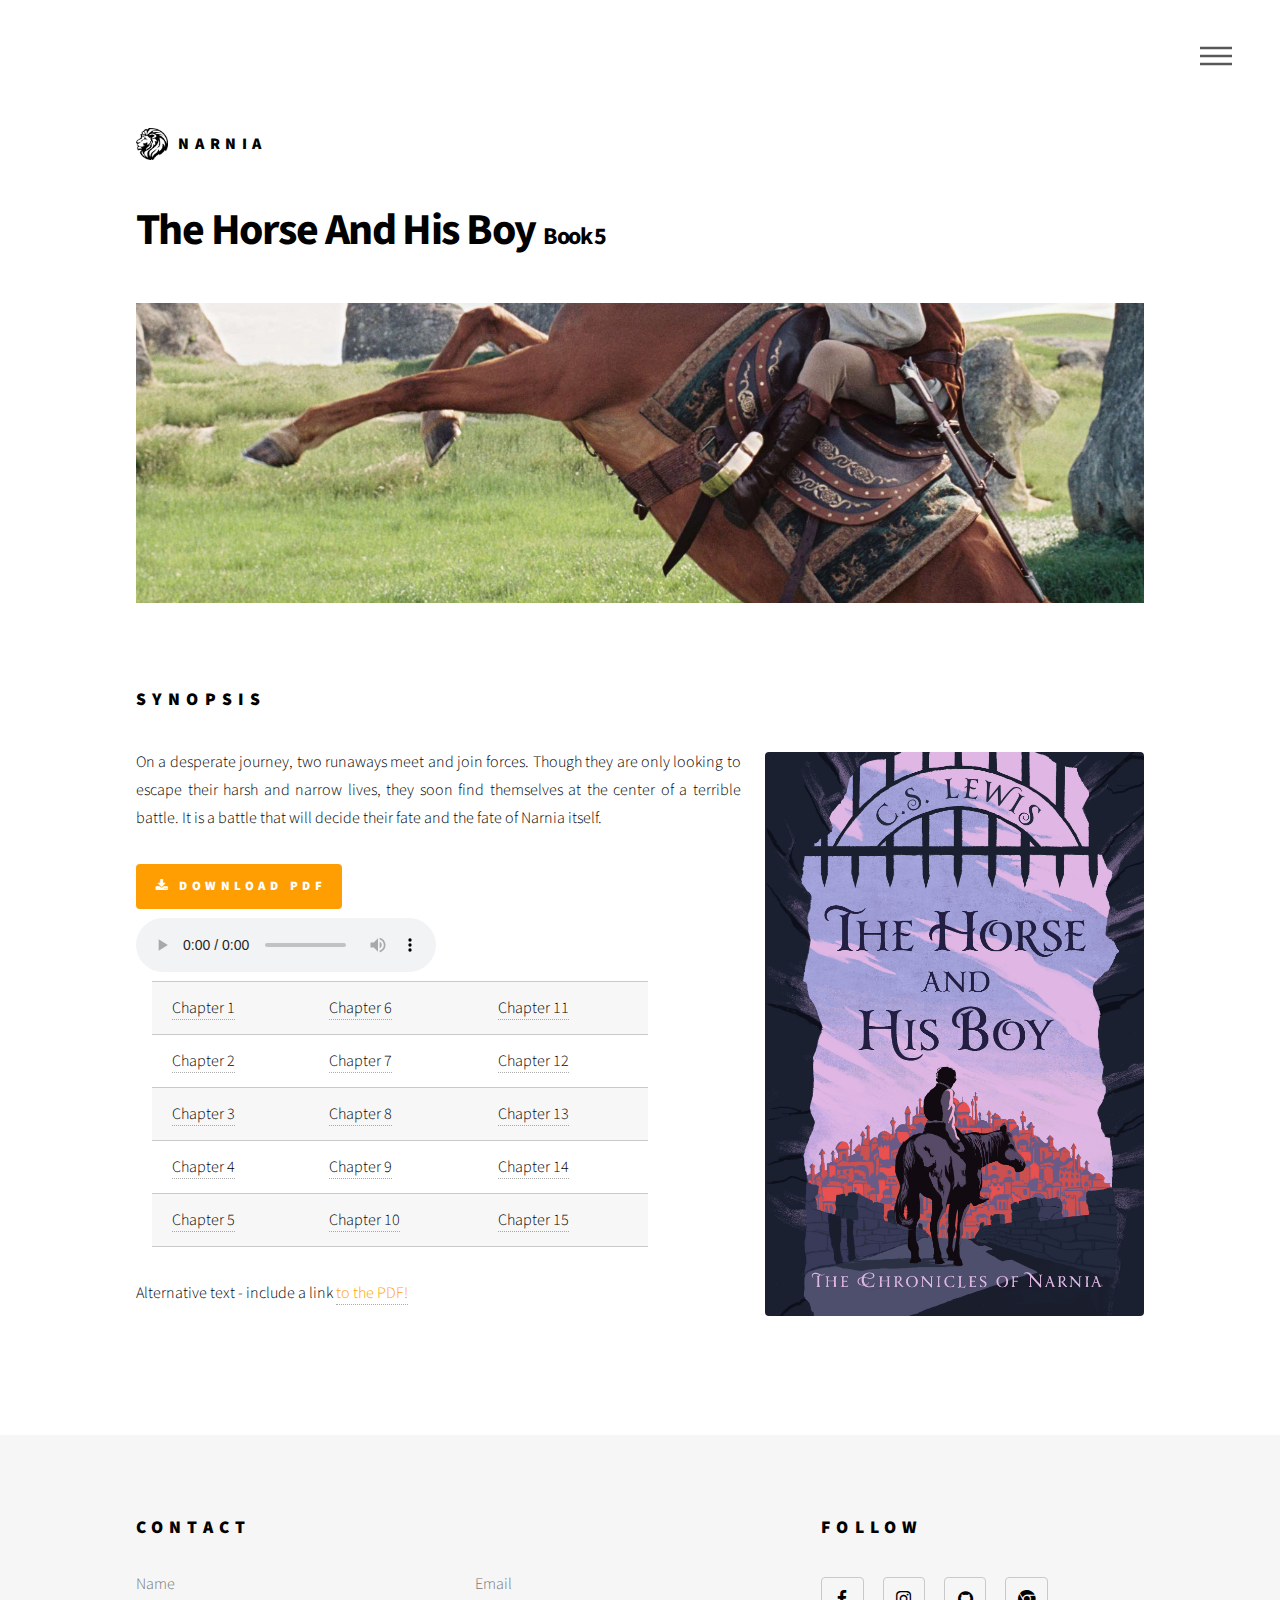
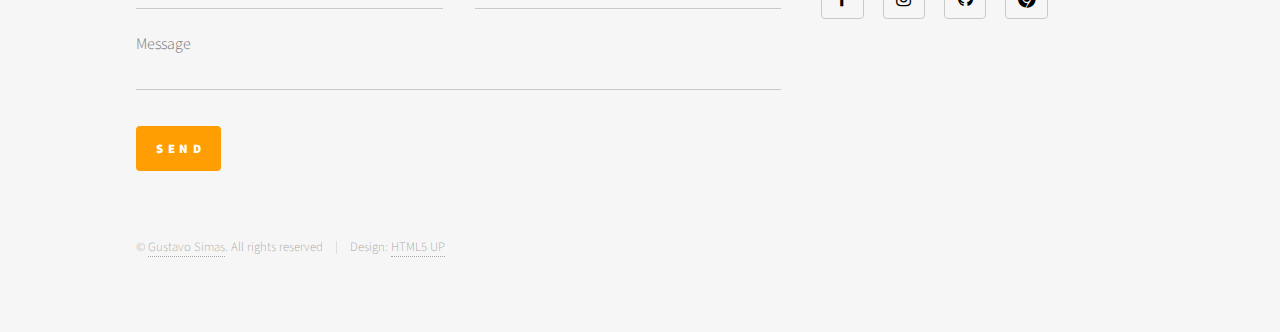
<file: 5 - The Horse And His Boy/horse.html>
<!DOCTYPE HTML>
<!--
	Phantom by HTML5 UP
	html5up.net | @ajlkn
	Free for personal and commercial use under the CCA 3.0 license (html5up.net/license)
-->
<html>
<head>
	<title>Narnia</title>

	<link rel="shortcut icon" href="../images/favicon.ico">


	<meta charset="utf-8" />
	<meta name="viewport" content="width=device-width, initial-scale=1" />
	<!--[if lte IE 8]><script src="assets/js/ie/html5shiv.js"></script><![endif]-->
	<link rel="stylesheet" href="../assets/css/main.css" />
	<!--[if lte IE 9]><link rel="stylesheet" href="assets/css/ie9.css" /><![endif]-->
	<!--[if lte IE 8]><link rel="stylesheet" href="assets/css/ie8.css" /><![endif]-->

	<style>
	#playlist{
		list-style: none;
	}
	#playlist li a{
		color:black;
		text-decoration: none;
	}
	#playlist .current-song a{
		color:blue;
	}
</style>


</head>
<body>
	<!-- Wrapper -->
	<div id="wrapper">

		<!-- Header -->
		<header id="header">
			<div class="inner">

				<!-- Logo -->
				<a href="../index.html" class="logo">
					<span class="symbol"><img src="../images/aslan.png" alt="" /></span><span class="title">Narnia</span>
				</a>

				<!-- Nav -->
				<nav>
					<ul>
						<li><a href="#menu">Menu</a></li>
					</ul>
				</nav>

			</div>
		</header>

		<!-- Menu -->
		<nav id="menu">
			<h2>Menu</h2>
			<ul>
				<li><a href="../index.html">Home</a></li>
				<li><a href="../info.html">Info</a></li>
			</ul>
		</nav>

		<!-- Main -->
		<div id="main">
			<div class="inner">
				<h1>The Horse And His Boy <font size="5px"> Book 5</font></h1>

				<style>
				.parallax { 
					/* The image used */
					background-image: url("horsephoto.jpg");

					/* Set a specific height */
					height: 300px; 

					/* Create the parallax scrolling effect */
					background-attachment: fixed;
					background-position: center;
					background-repeat: no-repeat;
					background-size: cover;
				}
			</style>

			<!-- Container element -->
			<div class="parallax"></div>
			<br><br><br>

				<h2>Synopsis</h2>
				<p align="justify"><span class="image right"><a href="The Horse And His Boy.pdf" target="_blank"><img src="horse.JPG" alt="" /></a></span>On a desperate journey, two runaways meet and join forces. Though they are only looking to escape their harsh and narrow lives, they soon find themselves at the center of a terrible battle. It is a battle that will decide their fate and the fate of Narnia itself.</p>


				<a href="The Horse And His Boy.pdf" target="_blank" class="button special icon fa-download">Download PDF</a>
				<br>
				<audio autostart="0" autoplay="false" type="audio/mpeg" src="" controls id="audioPlayer">
					Sorry, your browser doesn't support html5!
				</audio>
				<ul id="playlist">
					<li class="current-song"><a href=""></a></li>
					<table style="width:50%">
						
						<tr>
							<td><li><a href="The Horse And His Boy 1.mp3">Chapter 1</a></li></td>
							<td><li><a href="The Horse And His Boy 6.mp3">Chapter 6</a></li></td>
							<td><li><a href="The Horse And His Boy 11.mp3">Chapter 11</a></li></td>
						</tr>
						<tr>
							<td><li><a href="The Horse And His Boy 2.mp3">Chapter 2</a></li></td>
							<td><li><a href="The Horse And His Boy 7.mp3">Chapter 7</a></li></td>
							<td><li><a href="The Horse And His Boy 12.mp3">Chapter 12</a></li></td>
						</tr>
						<tr>
							<td><li><a href="The Horse And His Boy 3.mp3">Chapter 3</a></li></td>
							<td><li><a href="The Horse And His Boy 8.mp3">Chapter 8</a></li></td>
							<td><li><a href="The Horse And His Boy 13.mp3">Chapter 13</a></li></td>
						</tr>
						<tr>
							<td><li><a href="The Horse And His Boy 4.mp3">Chapter 4</a></li></td>
							<td><li><a href="The Horse And His Boy 9.mp3">Chapter 9</a></li></td>
							<td><li><a href="The Horse And His Boy 14.mp3">Chapter 14</a></li></td>
						</tr>
						<tr>
							<td><li><a href="The Horse And His Boy 5.mp3">Chapter 5</a></li></td>
							<td><li><a href="The Horse And His Boy 10.mp3">Chapter 10</a></li></td>
							<td><li><a href="The Horse And His Boy 15.mp3">Chapter 15</a></li></td>
						</tr>
						
					</table>
				</ul>
				<script src="https://code.jquery.com/jquery-2.2.0.js"></script>
				<script src="../assets/audioPlayer.js"></script>
				<script>
				        // loads the audio player
				        audioPlayer();
				    </script>

				    <object data="The Horse And His Boy.pdf" type="application/pdf" width="100%" height="900px">
				    	<p>Alternative text - include a link <a href="The Horse And His Boy.pdf">to the PDF!</a></p>
				    </object>

				</div>
			</div>

			<!-- Footer -->
			<footer id="footer">
				<div class="inner">
					<section>
						<h2>Contact</h2>
						<form action="https://formspree.io/gustavosimassilva@gmail.com" method="POST">
							<div class="field half first">
								<input type="text" name="Name" id="name" placeholder="Name" />
							</div>
							<div class="field half">
								<input type="email" name="Email" id="email" name="_replyto" placeholder="Email" />
							</div>
							<div class="field">
								<textarea name="Message" id="message" placeholder="Message"></textarea>
							</div>
							<ul class="actions">
								<li><input type="submit" value="Send" class="special" /></li>
							</ul>
						</form>
					</section>
					<section>
						<h2>Follow</h2>
						<ul class="icons">
							<li><a href="http://facebook.com/simasgs" target="_blank" class="icon style2 fa-facebook"><span class="label">Facebook</span></a></li>
							<li><a href="https:/instagram.com/tudoemsimas" target="_blank" class="icon style2 fa-instagram"><span class="label">Instagram</span></a></li>
							<li><a href="https://github.com/GSimas" target="_blank" class="icon style2 fa-github"><span class="label">GitHub</span></a></li>
							<li><a href="http://www.gsimas.github.io/" target="_blank" class="icon style2 fa-chrome"><span class="label">Phone</span></a></li>
						</ul>
					</section>
					<ul class="copyright">
						<li>&copy; <a target="_blank" href="http://gsimas.github.io">Gustavo Simas</a>. All rights reserved</li><li>Design: <a href="http://html5up.net">HTML5 UP</a></li>
					</ul>
				</div>
			</footer>

		</div>

		<!-- Scripts -->
		<script src="../assets/js/jquery.min.js"></script>
		<script src="../assets/js/skel.min.js"></script>
		<script src="../assets/js/util.js"></script>
		<!--[if lte IE 8]><script src="assets/js/ie/respond.min.js"></script><![endif]-->
		<script src="../assets/js/main.js"></script>

	</body>
	</html>
</file>
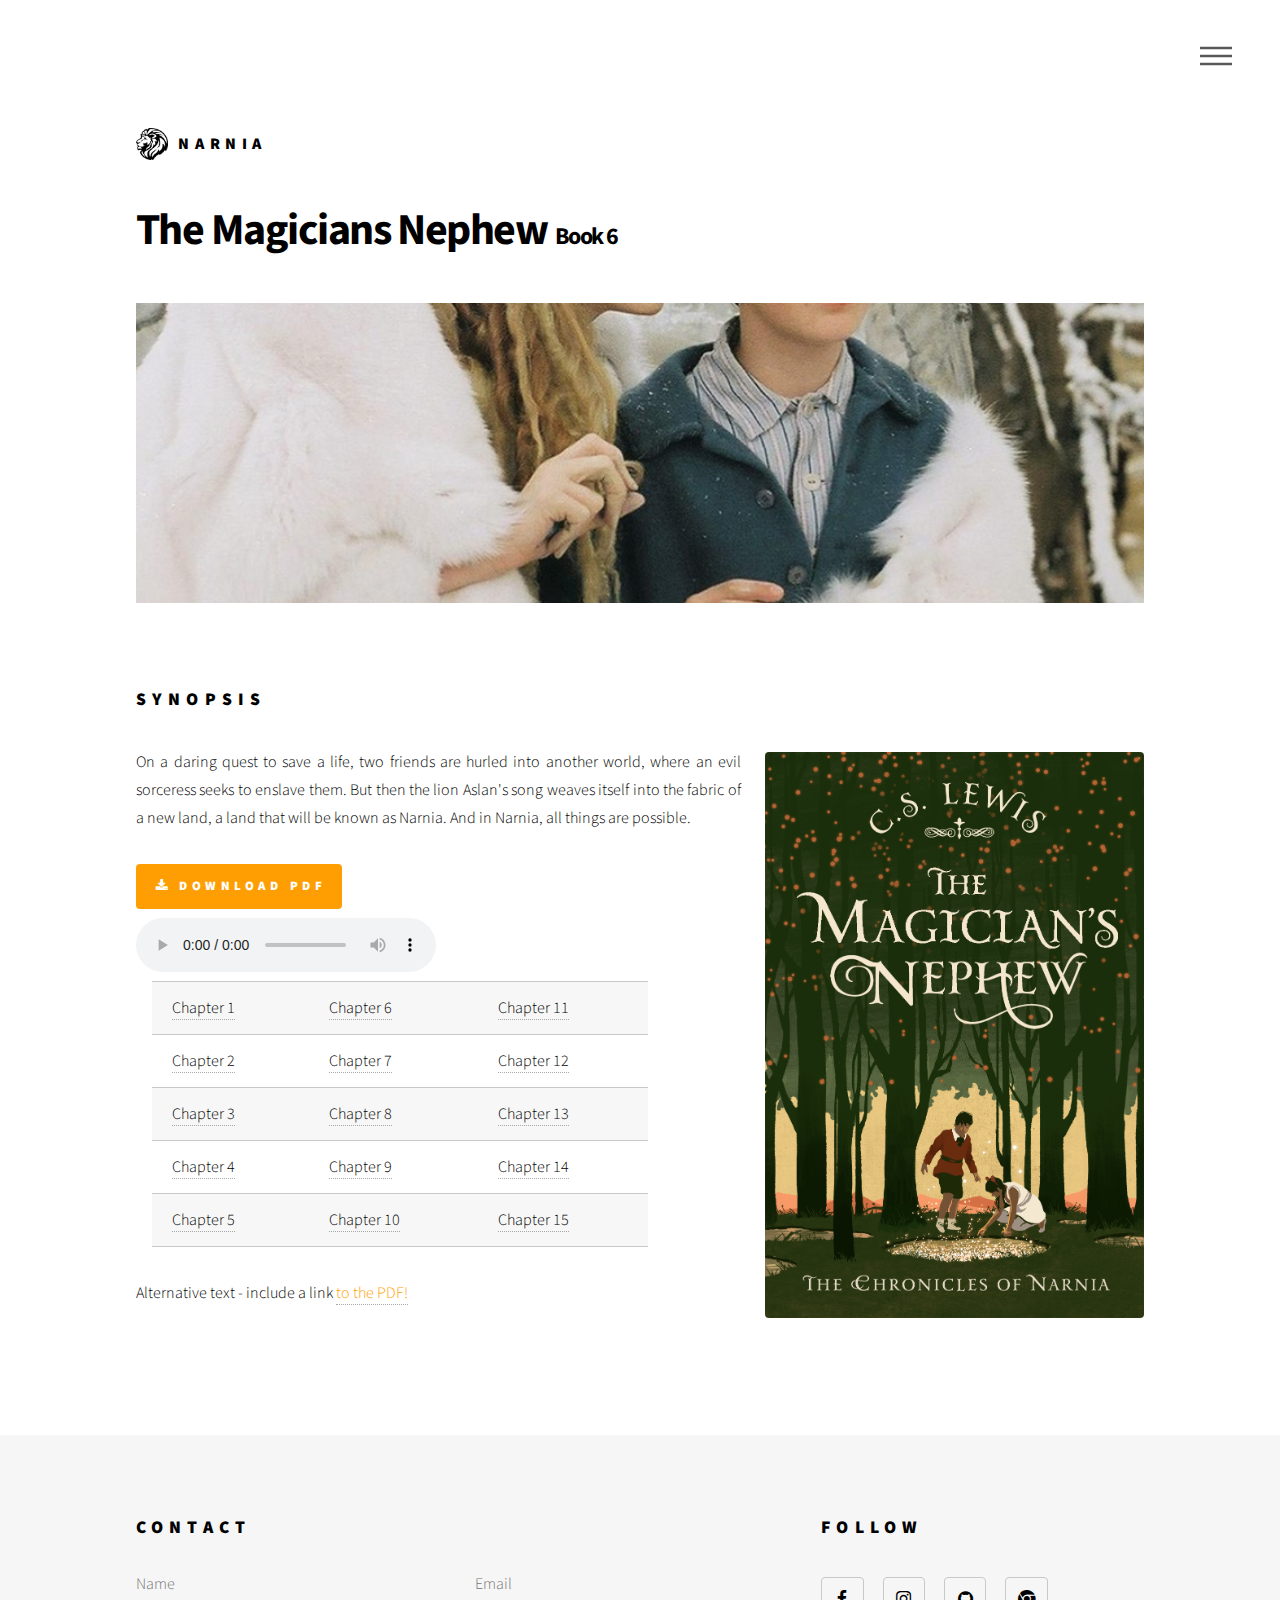
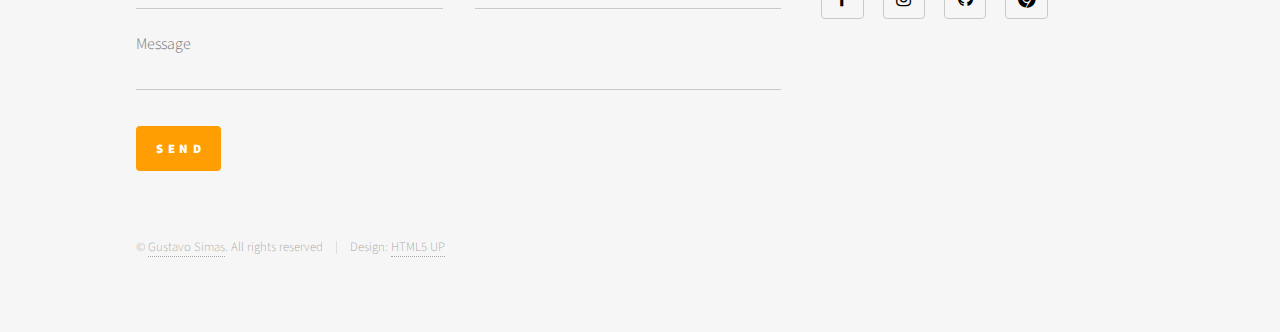
<file: 6 - The Magicians Nephew/nephew.html>
<!DOCTYPE HTML>
<!--
	Phantom by HTML5 UP
	html5up.net | @ajlkn
	Free for personal and commercial use under the CCA 3.0 license (html5up.net/license)
-->
<html>
<head>
	<title>Narnia</title>

	<link rel="shortcut icon" href="../images/favicon.ico">


	<meta charset="utf-8" />
	<meta name="viewport" content="width=device-width, initial-scale=1" />
	<!--[if lte IE 8]><script src="assets/js/ie/html5shiv.js"></script><![endif]-->
	<link rel="stylesheet" href="../assets/css/main.css" />
	<!--[if lte IE 9]><link rel="stylesheet" href="assets/css/ie9.css" /><![endif]-->
	<!--[if lte IE 8]><link rel="stylesheet" href="assets/css/ie8.css" /><![endif]-->

	<style>
	#playlist{
		list-style: none;
	}
	#playlist li a{
		color:black;
		text-decoration: none;
	}
	#playlist .current-song a{
		color:blue;
	}
</style>


</head>
<body>
	<!-- Wrapper -->
	<div id="wrapper">

		<!-- Header -->
		<header id="header">
			<div class="inner">

				<!-- Logo -->
				<a href="../index.html" class="logo">
					<span class="symbol"><img src="../images/aslan.png" alt="" /></span><span class="title">Narnia</span>
				</a>

				<!-- Nav -->
				<nav>
					<ul>
						<li><a href="#menu">Menu</a></li>
					</ul>
				</nav>

			</div>
		</header>

		<!-- Menu -->
		<nav id="menu">
			<h2>Menu</h2>
			<ul>
				<li><a href="../index.html">Home</a></li>
				<li><a href="../info.html">Info</a></li>
			</ul>
		</nav>

		<!-- Main -->
		<div id="main">
			<div class="inner">
				<h1>The Magicians Nephew <font size="5px"> Book 6</font></h1>

				<style>
				.parallax { 
					/* The image used */
					background-image: url("nephewphoto.jpg");

					/* Set a specific height */
					height: 300px; 

					/* Create the parallax scrolling effect */
					background-attachment: fixed;
					background-position: center;
					background-repeat: no-repeat;
					background-size: cover;
				}
			</style>

			<!-- Container element -->
			<div class="parallax"></div>
			<br><br><br>

				<h2>Synopsis</h2>
				<p align="justify"><span class="image right"><a href="The Magicians Nephew.pdf" target="_blank"><img src="nephew.jpg" alt="" /></a></span>On a daring quest to save a life, two friends are hurled into another world, where an evil sorceress seeks to enslave them. But then the lion Aslan's song weaves itself into the fabric of a new land, a land that will be known as Narnia. And in Narnia, all things are possible.</p>


				<a href="The Magicians Nephew.pdf" target="_blank" class="button special icon fa-download">Download PDF</a>
				<br>
				<audio autostart="0" autoplay="false" type="audio/mpeg" src="" controls id="audioPlayer">
					Sorry, your browser doesn't support html5!
				</audio>
				<ul id="playlist">
					<li class="current-song"><a href=""></a></li>
					<table style="width:50%">
						
						<tr>
							<td><li><a href="The Magicians Nephew 1.mp3">Chapter 1</a></li></td>
							<td><li><a href="The Magicians Nephew 6.mp3">Chapter 6</a></li></td>
							<td><li><a href="The Magicians Nephew 11.mp3">Chapter 11</a></li></td>
						</tr>
						<tr>
							<td><li><a href="The Magicians Nephew 2.mp3">Chapter 2</a></li></td>
							<td><li><a href="The Magicians Nephew 7.mp3">Chapter 7</a></li></td>
							<td><li><a href="The Magicians Nephew 12.mp3">Chapter 12</a></li></td>
						</tr>
						<tr>
							<td><li><a href="The Magicians Nephew 3.mp3">Chapter 3</a></li></td>
							<td><li><a href="The Magicians Nephew 8.mp3">Chapter 8</a></li></td>
							<td><li><a href="The Magicians Nephew 13.mp3">Chapter 13</a></li></td>
						</tr>
						<tr>
							<td><li><a href="The Magicians Nephew 4.mp3">Chapter 4</a></li></td>
							<td><li><a href="The Magicians Nephew 9.mp3">Chapter 9</a></li></td>
							<td><li><a href="The Magicians Nephew 14.mp3">Chapter 14</a></li></td>
						</tr>
						<tr>
							<td><li><a href="The Magicians Nephew 5.mp3">Chapter 5</a></li></td>
							<td><li><a href="The Magicians Nephew 10.mp3">Chapter 10</a></li></td>
							<td><li><a href="The Magicians Nephew 15.mp3">Chapter 15</a></li></td>
						</tr>
						
					</table>
				</ul>
				<script src="https://code.jquery.com/jquery-2.2.0.js"></script>
				<script src="../assets/audioPlayer.js"></script>
				<script>
				        // loads the audio player
				        audioPlayer();
				    </script>

				    <object data="The Magicians Nephew.pdf" type="application/pdf" width="100%" height="900px">
				    	<p>Alternative text - include a link <a href="The Magicians Nephew.pdf">to the PDF!</a></p>
				    </object>

				</div>
			</div>

			<!-- Footer -->
			<footer id="footer">
				<div class="inner">
					<section>
						<h2>Contact</h2>
						<form action="https://formspree.io/gustavosimassilva@gmail.com" method="POST">
							<div class="field half first">
								<input type="text" name="Name" id="name" placeholder="Name" />
							</div>
							<div class="field half">
								<input type="email" name="Email" id="email" name="_replyto" placeholder="Email" />
							</div>
							<div class="field">
								<textarea name="Message" id="message" placeholder="Message"></textarea>
							</div>
							<ul class="actions">
								<li><input type="submit" value="Send" class="special" /></li>
							</ul>
						</form>
					</section>
					<section>
						<h2>Follow</h2>
						<ul class="icons">
							<li><a href="http://facebook.com/simasgs" target="_blank" class="icon style2 fa-facebook"><span class="label">Facebook</span></a></li>
							<li><a href="https:/instagram.com/tudoemsimas" target="_blank" class="icon style2 fa-instagram"><span class="label">Instagram</span></a></li>
							<li><a href="https://github.com/GSimas" target="_blank" class="icon style2 fa-github"><span class="label">GitHub</span></a></li>
							<li><a href="http://www.gsimas.github.io/" target="_blank" class="icon style2 fa-chrome"><span class="label">Phone</span></a></li>
						</ul>
					</section>
					<ul class="copyright">
						<li>&copy; <a target="_blank" href="http://gsimas.github.io">Gustavo Simas</a>. All rights reserved</li><li>Design: <a href="http://html5up.net">HTML5 UP</a></li>
					</ul>
				</div>
			</footer>

		</div>

		<!-- Scripts -->
		<script src="../assets/js/jquery.min.js"></script>
		<script src="../assets/js/skel.min.js"></script>
		<script src="../assets/js/util.js"></script>
		<!--[if lte IE 8]><script src="assets/js/ie/respond.min.js"></script><![endif]-->
		<script src="../assets/js/main.js"></script>

	</body>
	</html>
</file>
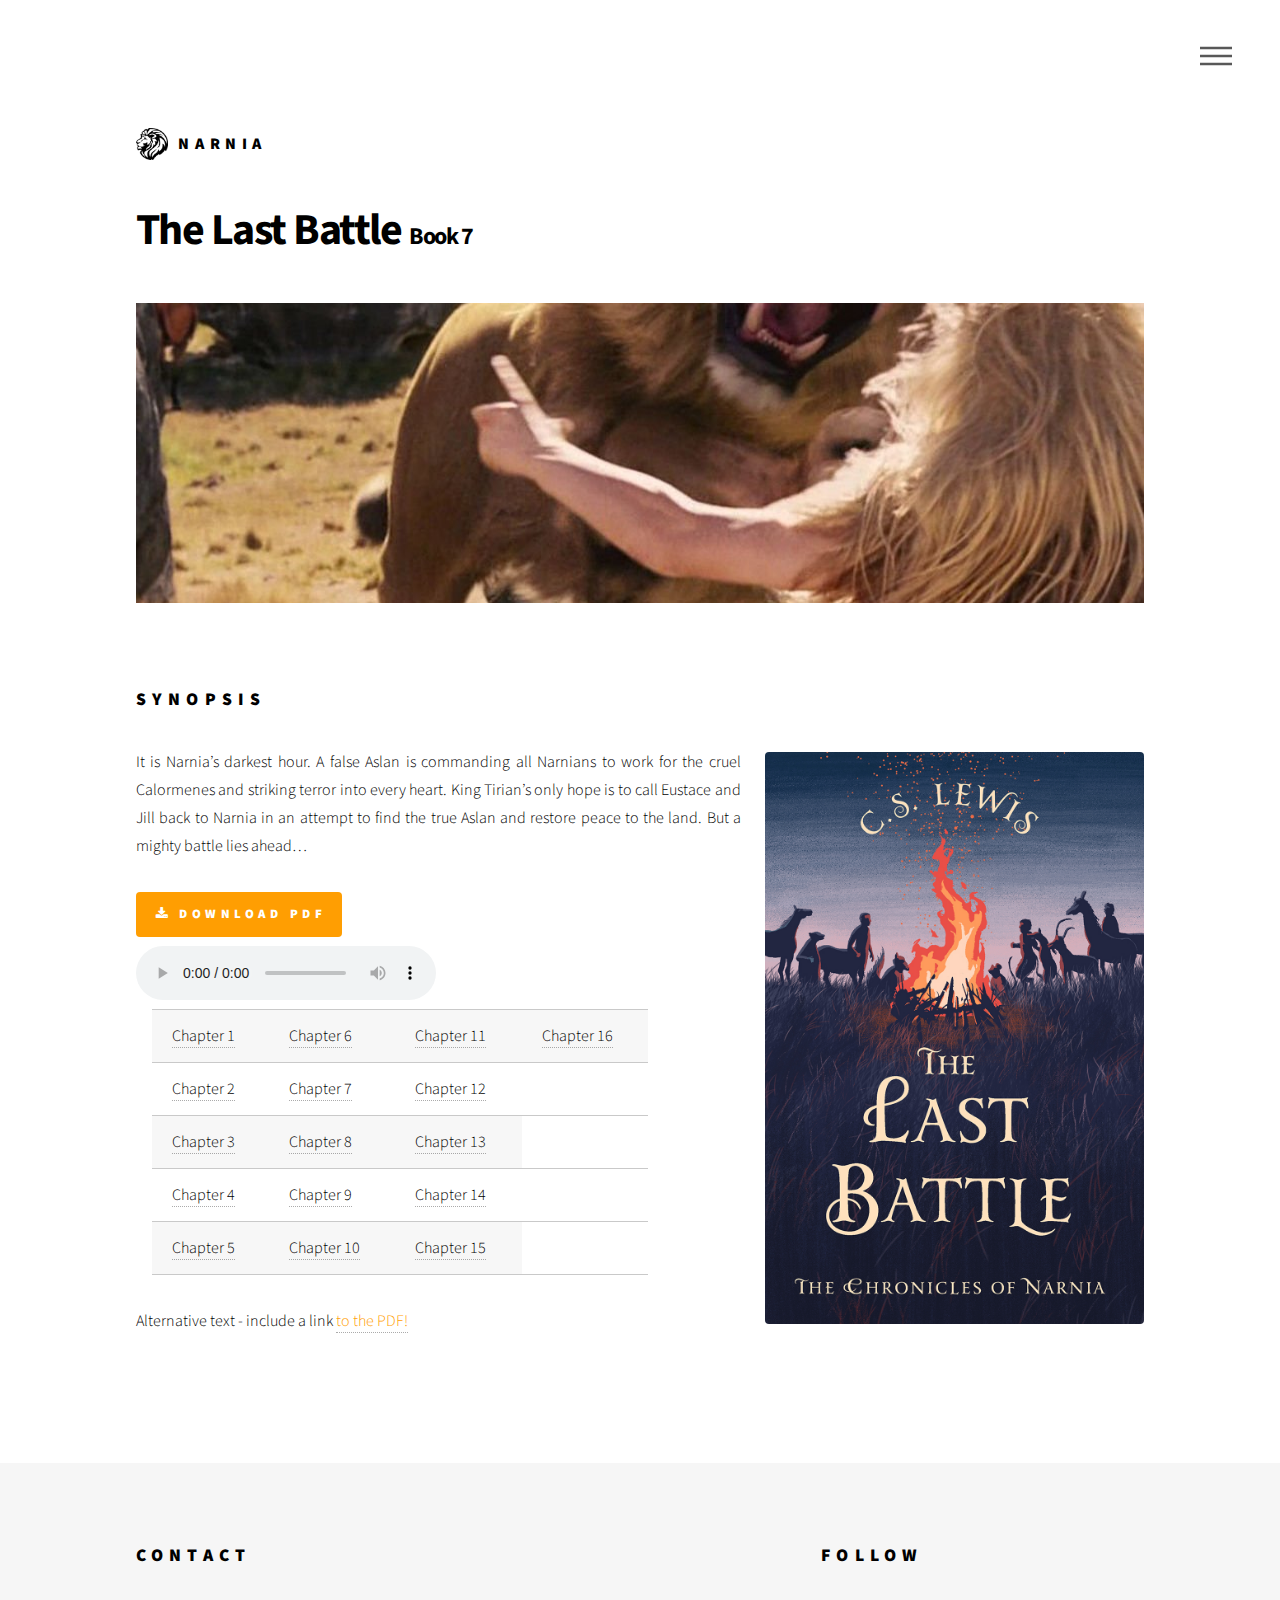
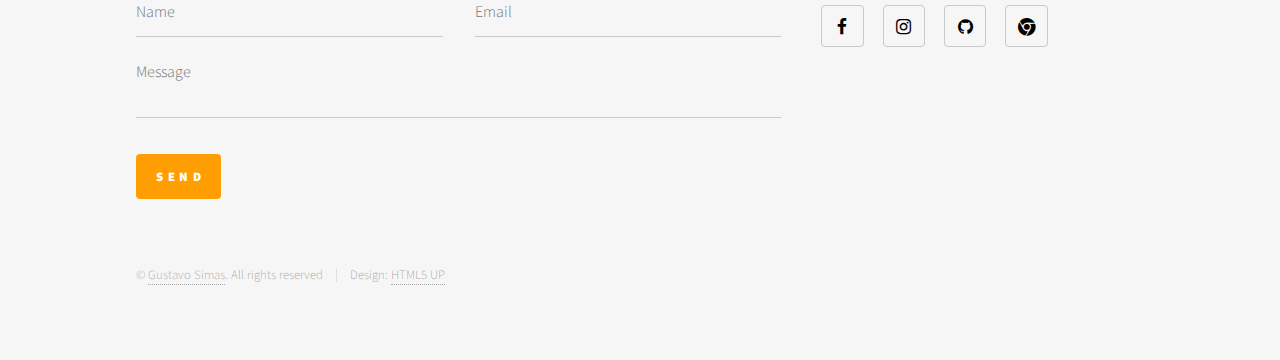
<file: 7 - The Last Battle/battle.html>
<!DOCTYPE HTML>
<!--
	Phantom by HTML5 UP
	html5up.net | @ajlkn
	Free for personal and commercial use under the CCA 3.0 license (html5up.net/license)
-->
<html>
<head>
	<title>Narnia</title>

	<link rel="shortcut icon" href="../images/favicon.ico">


	<meta charset="utf-8" />
	<meta name="viewport" content="width=device-width, initial-scale=1" />
	<!--[if lte IE 8]><script src="assets/js/ie/html5shiv.js"></script><![endif]-->
	<link rel="stylesheet" href="../assets/css/main.css" />
	<!--[if lte IE 9]><link rel="stylesheet" href="assets/css/ie9.css" /><![endif]-->
	<!--[if lte IE 8]><link rel="stylesheet" href="assets/css/ie8.css" /><![endif]-->

	<style>
	#playlist{
		list-style: none;
	}
	#playlist li a{
		color:black;
		text-decoration: none;
	}
	#playlist .current-song a{
		color:blue;
	}
</style>


</head>
<body>
	<!-- Wrapper -->
	<div id="wrapper">

		<!-- Header -->
		<header id="header">
			<div class="inner">

				<!-- Logo -->
				<a href="../index.html" class="logo">
					<span class="symbol"><img src="../images/aslan.png" alt="" /></span><span class="title">Narnia</span>
				</a>

				<!-- Nav -->
				<nav>
					<ul>
						<li><a href="#menu">Menu</a></li>
					</ul>
				</nav>

			</div>
		</header>

		<!-- Menu -->
		<nav id="menu">
			<h2>Menu</h2>
			<ul>
				<li><a href="../index.html">Home</a></li>
				<li><a href="../info.html">Info</a></li>
			</ul>
		</nav>

		<!-- Main -->
		<div id="main">
			<div class="inner">
				<h1>The Last Battle <font size="5px"> Book 7</font></h1>

				<style>
				.parallax { 
					/* The image used */
					background-image: url("battlephoto.jpg");

					/* Set a specific height */
					height: 300px; 

					/* Create the parallax scrolling effect */
					background-attachment: fixed;
					background-position: center;
					background-repeat: no-repeat;
					background-size: cover;
				}
			</style>

			<!-- Container element -->
			<div class="parallax"></div>
			<br><br><br>

				<h2>Synopsis</h2>
				<p align="justify"><span class="image right"><a href="The Last Battle.pdf" target="_blank"><img src="battle.jpg" alt="" /></a></span>It is Narnia’s darkest hour. A false Aslan is commanding all Narnians to work for the cruel Calormenes and striking terror into every heart. King Tirian’s only hope is to call Eustace and Jill back to Narnia in an attempt to find the true Aslan and restore peace to the land. But a mighty battle lies ahead…</p>


				<a href="The Last Battle.pdf" target="_blank" class="button special icon fa-download">Download PDF</a>
				<br>
				<audio autostart="0" autoplay="false" type="audio/mpeg" src="" controls id="audioPlayer">
					Sorry, your browser doesn't support html5!
				</audio>
				<ul id="playlist">
					<li class="current-song"><a href=""></a></li>
					<table style="width:50%">
						
						<tr>
							<td><li><a href="The Last Battle 1.mp3">Chapter 1</a></li></td>
							<td><li><a href="The Last Battle 6.mp3">Chapter 6</a></li></td>
							<td><li><a href="The Last Battle 11.mp3">Chapter 11</a></li></td>
							<td><li><a href="The Last Battle 16.mp3">Chapter 16</a></li></td>
						</tr>
						<tr>
							<td><li><a href="The Last Battle 2.mp3">Chapter 2</a></li></td>
							<td><li><a href="The Last Battle 7.mp3">Chapter 7</a></li></td>
							<td><li><a href="The Last Battle 12.mp3">Chapter 12</a></li></td>
						</tr>
						<tr>
							<td><li><a href="The Last Battle 3.mp3">Chapter 3</a></li></td>
							<td><li><a href="The Last Battle 8.mp3">Chapter 8</a></li></td>
							<td><li><a href="The Last Battle 13.mp3">Chapter 13</a></li></td>
						</tr>
						<tr>
							<td><li><a href="The Last Battle 4.mp3">Chapter 4</a></li></td>
							<td><li><a href="The Last Battle 9.mp3">Chapter 9</a></li></td>
							<td><li><a href="The Last Battle 14.mp3">Chapter 14</a></li></td>
						</tr>
						<tr>
							<td><li><a href="The Last Battle 5.mp3">Chapter 5</a></li></td>
							<td><li><a href="The Last Battle 10.mp3">Chapter 10</a></li></td>
							<td><li><a href="The Last Battle 15.mp3">Chapter 15</a></li></td>
						</tr>
						
					</table>
				</ul>
				<script src="https://code.jquery.com/jquery-2.2.0.js"></script>
				<script src="../assets/audioPlayer.js"></script>
				<script>
				        // loads the audio player
				        audioPlayer();
				    </script>

				    <object data="The Last Battle.pdf" type="application/pdf" width="100%" height="900px">
				    	<p>Alternative text - include a link <a href="The Last Battle.pdf">to the PDF!</a></p>
				    </object>

				</div>
			</div>

			<!-- Footer -->
			<footer id="footer">
				<div class="inner">
					<section>
						<h2>Contact</h2>
						<form action="https://formspree.io/gustavosimassilva@gmail.com" method="POST">
							<div class="field half first">
								<input type="text" name="Name" id="name" placeholder="Name" />
							</div>
							<div class="field half">
								<input type="email" name="Email" id="email" name="_replyto" placeholder="Email" />
							</div>
							<div class="field">
								<textarea name="Message" id="message" placeholder="Message"></textarea>
							</div>
							<ul class="actions">
								<li><input type="submit" value="Send" class="special" /></li>
							</ul>
						</form>
					</section>
					<section>
						<h2>Follow</h2>
						<ul class="icons">
							<li><a href="http://facebook.com/simasgs" target="_blank" class="icon style2 fa-facebook"><span class="label">Facebook</span></a></li>
							<li><a href="https:/instagram.com/tudoemsimas" target="_blank" class="icon style2 fa-instagram"><span class="label">Instagram</span></a></li>
							<li><a href="https://github.com/GSimas" target="_blank" class="icon style2 fa-github"><span class="label">GitHub</span></a></li>
							<li><a href="http://www.gsimas.github.io/" target="_blank" class="icon style2 fa-chrome"><span class="label">Phone</span></a></li>
						</ul>
					</section>
					<ul class="copyright">
						<li>&copy; <a target="_blank" href="http://gsimas.github.io">Gustavo Simas</a>. All rights reserved</li><li>Design: <a href="http://html5up.net">HTML5 UP</a></li>
					</ul>
				</div>
			</footer>

		</div>

		<!-- Scripts -->
		<script src="../assets/js/jquery.min.js"></script>
		<script src="../assets/js/skel.min.js"></script>
		<script src="../assets/js/util.js"></script>
		<!--[if lte IE 8]><script src="assets/js/ie/respond.min.js"></script><![endif]-->
		<script src="../assets/js/main.js"></script>

	</body>
	</html>
</file>
<file: assets/css/ie9.css>
/*
	Phantom by HTML5 UP
	html5up.net | @ajlkn
	Free for personal and commercial use under the CCA 3.0 license (html5up.net/license)
*/

/* Tiles */

	.tiles:after {
		content: '';
		display: block;
		clear: both;
	}

	.tiles article {
		float: left;
	}

		.tiles article > a {
			padding-top: 50%;
			margin-top: -1.75em;
		}

		body:not(.is-touch) .tiles article:hover > .image {
			-moz-transform: none;
			-webkit-transform: none;
			-ms-transform: none;
			transform: none;
		}

/* Footer */

	#footer > .inner section {
		float: left;
	}

	#footer > .inner .copyright {
		clear: both;
		padding-top: 4em;
	}
</file>
<file: assets/css/ie8.css>
/*
	Phantom by HTML5 UP
	html5up.net | @ajlkn
	Free for personal and commercial use under the CCA 3.0 license (html5up.net/license)
*/

/* Form */

	form .field {
		float: none !important;
		width: 100% !important;
		padding-left: 0 !important;
	}

/* Button */

	input[type="submit"],
	input[type="reset"],
	input[type="button"],
	button,
	.button {
		border: solid 2px #585858 !important;
	}

		input[type="submit"]:hover,
		input[type="reset"]:hover,
		input[type="button"]:hover,
		button:hover,
		.button:hover {
			border-color: #f2849e !important;
		}

		input[type="submit"].special,
		input[type="reset"].special,
		input[type="button"].special,
		button.special,
		.button.special {
			border: none !important;
		}

/* Tiles */

	.tiles article > .image:before, .tiles article > .image:after {
		display: none;
	}

/* Header */

	#header .logo .symbol {
		display: none;
	}

	#header nav ul li a[href="#menu"] {
		text-indent: 0;
		width: auto;
		font-size: 0.8em;
	}

		#header nav ul li a[href="#menu"]:before, #header nav ul li a[href="#menu"]:after {
			display: none;
		}

/* Footer */

	#footer > .inner section {
		width: 50%;
		margin-left: 3em;
	}

		#footer > .inner section:first-child {
			margin-left: 0;
			width: 40%;
		}
</file>
<file: assets/css/main.css>
@import url(font-awesome.min.css);
@import url("https://fonts.googleapis.com/css?family=Source+Sans+Pro:300,700,900");

/*
	Phantom by HTML5 UP
	html5up.net | @ajlkn
	Free for personal and commercial use under the CCA 3.0 license (html5up.net/license)
*/

/* Reset */

	html, body, div, span, applet, object, iframe, h1, h2, h3, h4, h5, h6, p, blockquote, pre, a, abbr, acronym, address, big, cite, code, del, dfn, em, img, ins, kbd, q, s, samp, small, strike, strong, sub, sup, tt, var, b, u, i, center, dl, dt, dd, ol, ul, li, fieldset, form, label, legend, table, caption, tbody, tfoot, thead, tr, th, td, article, aside, canvas, details, embed, figure, figcaption, footer, header, hgroup, menu, nav, output, ruby, section, summary, time, mark, audio, video {
		margin: 0;
		padding: 0;
		border: 0;
		font-size: 100%;
		font: inherit;
		vertical-align: baseline;
	}

	article, aside, details, figcaption, figure, footer, header, hgroup, menu, nav, section {
		display: block;
	}

	body {
		line-height: 1;
	}

	ol, ul {
		list-style: none;
	}

	blockquote, q {
		quotes: none;
	}

	blockquote:before, blockquote:after, q:before, q:after {
		content: '';
		content: none;
	}

	table {
		border-collapse: collapse;
		border-spacing: 0;
	}

	body {
		-webkit-text-size-adjust: none;
	}

/* Box Model */

	*, *:before, *:after {
		-moz-box-sizing: border-box;
		-webkit-box-sizing: border-box;
		box-sizing: border-box;
	}

/* Grid */

	.row {
		border-bottom: solid 1px transparent;
		-moz-box-sizing: border-box;
		-webkit-box-sizing: border-box;
		box-sizing: border-box;
	}

	.row > * {
		float: left;
		-moz-box-sizing: border-box;
		-webkit-box-sizing: border-box;
		box-sizing: border-box;
	}

	.row:after, .row:before {
		content: '';
		display: block;
		clear: both;
		height: 0;
	}

	.row.uniform > * > :first-child {
		margin-top: 0;
	}

	.row.uniform > * > :last-child {
		margin-bottom: 0;
	}

	.row.\30 \25 > * {
		padding: 0 0 0 0em;
	}

	.row.\30 \25 {
		margin: 0 0 -1px 0em;
	}

	.row.uniform.\30 \25 > * {
		padding: 0em 0 0 0em;
	}

	.row.uniform.\30 \25 {
		margin: 0em 0 -1px 0em;
	}

	.row > * {
		padding: 0 0 0 2em;
	}

	.row {
		margin: 0 0 -1px -2em;
	}

	.row.uniform > * {
		padding: 2em 0 0 2em;
	}

	.row.uniform {
		margin: -2em 0 -1px -2em;
	}

	.row.\32 00\25 > * {
		padding: 0 0 0 4em;
	}

	.row.\32 00\25 {
		margin: 0 0 -1px -4em;
	}

	.row.uniform.\32 00\25 > * {
		padding: 4em 0 0 4em;
	}

	.row.uniform.\32 00\25 {
		margin: -4em 0 -1px -4em;
	}

	.row.\31 50\25 > * {
		padding: 0 0 0 3em;
	}

	.row.\31 50\25 {
		margin: 0 0 -1px -3em;
	}

	.row.uniform.\31 50\25 > * {
		padding: 3em 0 0 3em;
	}

	.row.uniform.\31 50\25 {
		margin: -3em 0 -1px -3em;
	}

	.row.\35 0\25 > * {
		padding: 0 0 0 1em;
	}

	.row.\35 0\25 {
		margin: 0 0 -1px -1em;
	}

	.row.uniform.\35 0\25 > * {
		padding: 1em 0 0 1em;
	}

	.row.uniform.\35 0\25 {
		margin: -1em 0 -1px -1em;
	}

	.row.\32 5\25 > * {
		padding: 0 0 0 0.5em;
	}

	.row.\32 5\25 {
		margin: 0 0 -1px -0.5em;
	}

	.row.uniform.\32 5\25 > * {
		padding: 0.5em 0 0 0.5em;
	}

	.row.uniform.\32 5\25 {
		margin: -0.5em 0 -1px -0.5em;
	}

	.\31 2u, .\31 2u\24 {
		width: 100%;
		clear: none;
		margin-left: 0;
	}

	.\31 1u, .\31 1u\24 {
		width: 91.6666666667%;
		clear: none;
		margin-left: 0;
	}

	.\31 0u, .\31 0u\24 {
		width: 83.3333333333%;
		clear: none;
		margin-left: 0;
	}

	.\39 u, .\39 u\24 {
		width: 75%;
		clear: none;
		margin-left: 0;
	}

	.\38 u, .\38 u\24 {
		width: 66.6666666667%;
		clear: none;
		margin-left: 0;
	}

	.\37 u, .\37 u\24 {
		width: 58.3333333333%;
		clear: none;
		margin-left: 0;
	}

	.\36 u, .\36 u\24 {
		width: 50%;
		clear: none;
		margin-left: 0;
	}

	.\35 u, .\35 u\24 {
		width: 41.6666666667%;
		clear: none;
		margin-left: 0;
	}

	.\34 u, .\34 u\24 {
		width: 33.3333333333%;
		clear: none;
		margin-left: 0;
	}

	.\33 u, .\33 u\24 {
		width: 25%;
		clear: none;
		margin-left: 0;
	}

	.\32 u, .\32 u\24 {
		width: 16.6666666667%;
		clear: none;
		margin-left: 0;
	}

	.\31 u, .\31 u\24 {
		width: 8.3333333333%;
		clear: none;
		margin-left: 0;
	}

	.\31 2u\24 + *,
	.\31 1u\24 + *,
	.\31 0u\24 + *,
	.\39 u\24 + *,
	.\38 u\24 + *,
	.\37 u\24 + *,
	.\36 u\24 + *,
	.\35 u\24 + *,
	.\34 u\24 + *,
	.\33 u\24 + *,
	.\32 u\24 + *,
	.\31 u\24 + * {
		clear: left;
	}

	.\-11u {
		margin-left: 91.66667%;
	}

	.\-10u {
		margin-left: 83.33333%;
	}

	.\-9u {
		margin-left: 75%;
	}

	.\-8u {
		margin-left: 66.66667%;
	}

	.\-7u {
		margin-left: 58.33333%;
	}

	.\-6u {
		margin-left: 50%;
	}

	.\-5u {
		margin-left: 41.66667%;
	}

	.\-4u {
		margin-left: 33.33333%;
	}

	.\-3u {
		margin-left: 25%;
	}

	.\-2u {
		margin-left: 16.66667%;
	}

	.\-1u {
		margin-left: 8.33333%;
	}

	@media screen and (max-width: 1680px) {

		.row > * {
			padding: 0 0 0 2em;
		}

		.row {
			margin: 0 0 -1px -2em;
		}

		.row.uniform > * {
			padding: 2em 0 0 2em;
		}

		.row.uniform {
			margin: -2em 0 -1px -2em;
		}

		.row.\32 00\25 > * {
			padding: 0 0 0 4em;
		}

		.row.\32 00\25 {
			margin: 0 0 -1px -4em;
		}

		.row.uniform.\32 00\25 > * {
			padding: 4em 0 0 4em;
		}

		.row.uniform.\32 00\25 {
			margin: -4em 0 -1px -4em;
		}

		.row.\31 50\25 > * {
			padding: 0 0 0 3em;
		}

		.row.\31 50\25 {
			margin: 0 0 -1px -3em;
		}

		.row.uniform.\31 50\25 > * {
			padding: 3em 0 0 3em;
		}

		.row.uniform.\31 50\25 {
			margin: -3em 0 -1px -3em;
		}

		.row.\35 0\25 > * {
			padding: 0 0 0 1em;
		}

		.row.\35 0\25 {
			margin: 0 0 -1px -1em;
		}

		.row.uniform.\35 0\25 > * {
			padding: 1em 0 0 1em;
		}

		.row.uniform.\35 0\25 {
			margin: -1em 0 -1px -1em;
		}

		.row.\32 5\25 > * {
			padding: 0 0 0 0.5em;
		}

		.row.\32 5\25 {
			margin: 0 0 -1px -0.5em;
		}

		.row.uniform.\32 5\25 > * {
			padding: 0.5em 0 0 0.5em;
		}

		.row.uniform.\32 5\25 {
			margin: -0.5em 0 -1px -0.5em;
		}

		.\31 2u\28xlarge\29, .\31 2u\24\28xlarge\29 {
			width: 100%;
			clear: none;
			margin-left: 0;
		}

		.\31 1u\28xlarge\29, .\31 1u\24\28xlarge\29 {
			width: 91.6666666667%;
			clear: none;
			margin-left: 0;
		}

		.\31 0u\28xlarge\29, .\31 0u\24\28xlarge\29 {
			width: 83.3333333333%;
			clear: none;
			margin-left: 0;
		}

		.\39 u\28xlarge\29, .\39 u\24\28xlarge\29 {
			width: 75%;
			clear: none;
			margin-left: 0;
		}

		.\38 u\28xlarge\29, .\38 u\24\28xlarge\29 {
			width: 66.6666666667%;
			clear: none;
			margin-left: 0;
		}

		.\37 u\28xlarge\29, .\37 u\24\28xlarge\29 {
			width: 58.3333333333%;
			clear: none;
			margin-left: 0;
		}

		.\36 u\28xlarge\29, .\36 u\24\28xlarge\29 {
			width: 50%;
			clear: none;
			margin-left: 0;
		}

		.\35 u\28xlarge\29, .\35 u\24\28xlarge\29 {
			width: 41.6666666667%;
			clear: none;
			margin-left: 0;
		}

		.\34 u\28xlarge\29, .\34 u\24\28xlarge\29 {
			width: 33.3333333333%;
			clear: none;
			margin-left: 0;
		}

		.\33 u\28xlarge\29, .\33 u\24\28xlarge\29 {
			width: 25%;
			clear: none;
			margin-left: 0;
		}

		.\32 u\28xlarge\29, .\32 u\24\28xlarge\29 {
			width: 16.6666666667%;
			clear: none;
			margin-left: 0;
		}

		.\31 u\28xlarge\29, .\31 u\24\28xlarge\29 {
			width: 8.3333333333%;
			clear: none;
			margin-left: 0;
		}

		.\31 2u\24\28xlarge\29 + *,
		.\31 1u\24\28xlarge\29 + *,
		.\31 0u\24\28xlarge\29 + *,
		.\39 u\24\28xlarge\29 + *,
		.\38 u\24\28xlarge\29 + *,
		.\37 u\24\28xlarge\29 + *,
		.\36 u\24\28xlarge\29 + *,
		.\35 u\24\28xlarge\29 + *,
		.\34 u\24\28xlarge\29 + *,
		.\33 u\24\28xlarge\29 + *,
		.\32 u\24\28xlarge\29 + *,
		.\31 u\24\28xlarge\29 + * {
			clear: left;
		}

		.\-11u\28xlarge\29 {
			margin-left: 91.66667%;
		}

		.\-10u\28xlarge\29 {
			margin-left: 83.33333%;
		}

		.\-9u\28xlarge\29 {
			margin-left: 75%;
		}

		.\-8u\28xlarge\29 {
			margin-left: 66.66667%;
		}

		.\-7u\28xlarge\29 {
			margin-left: 58.33333%;
		}

		.\-6u\28xlarge\29 {
			margin-left: 50%;
		}

		.\-5u\28xlarge\29 {
			margin-left: 41.66667%;
		}

		.\-4u\28xlarge\29 {
			margin-left: 33.33333%;
		}

		.\-3u\28xlarge\29 {
			margin-left: 25%;
		}

		.\-2u\28xlarge\29 {
			margin-left: 16.66667%;
		}

		.\-1u\28xlarge\29 {
			margin-left: 8.33333%;
		}

	}

	@media screen and (max-width: 1280px) {

		.row > * {
			padding: 0 0 0 2em;
		}

		.row {
			margin: 0 0 -1px -2em;
		}

		.row.uniform > * {
			padding: 2em 0 0 2em;
		}

		.row.uniform {
			margin: -2em 0 -1px -2em;
		}

		.row.\32 00\25 > * {
			padding: 0 0 0 4em;
		}

		.row.\32 00\25 {
			margin: 0 0 -1px -4em;
		}

		.row.uniform.\32 00\25 > * {
			padding: 4em 0 0 4em;
		}

		.row.uniform.\32 00\25 {
			margin: -4em 0 -1px -4em;
		}

		.row.\31 50\25 > * {
			padding: 0 0 0 3em;
		}

		.row.\31 50\25 {
			margin: 0 0 -1px -3em;
		}

		.row.uniform.\31 50\25 > * {
			padding: 3em 0 0 3em;
		}

		.row.uniform.\31 50\25 {
			margin: -3em 0 -1px -3em;
		}

		.row.\35 0\25 > * {
			padding: 0 0 0 1em;
		}

		.row.\35 0\25 {
			margin: 0 0 -1px -1em;
		}

		.row.uniform.\35 0\25 > * {
			padding: 1em 0 0 1em;
		}

		.row.uniform.\35 0\25 {
			margin: -1em 0 -1px -1em;
		}

		.row.\32 5\25 > * {
			padding: 0 0 0 0.5em;
		}

		.row.\32 5\25 {
			margin: 0 0 -1px -0.5em;
		}

		.row.uniform.\32 5\25 > * {
			padding: 0.5em 0 0 0.5em;
		}

		.row.uniform.\32 5\25 {
			margin: -0.5em 0 -1px -0.5em;
		}

		.\31 2u\28large\29, .\31 2u\24\28large\29 {
			width: 100%;
			clear: none;
			margin-left: 0;
		}

		.\31 1u\28large\29, .\31 1u\24\28large\29 {
			width: 91.6666666667%;
			clear: none;
			margin-left: 0;
		}

		.\31 0u\28large\29, .\31 0u\24\28large\29 {
			width: 83.3333333333%;
			clear: none;
			margin-left: 0;
		}

		.\39 u\28large\29, .\39 u\24\28large\29 {
			width: 75%;
			clear: none;
			margin-left: 0;
		}

		.\38 u\28large\29, .\38 u\24\28large\29 {
			width: 66.6666666667%;
			clear: none;
			margin-left: 0;
		}

		.\37 u\28large\29, .\37 u\24\28large\29 {
			width: 58.3333333333%;
			clear: none;
			margin-left: 0;
		}

		.\36 u\28large\29, .\36 u\24\28large\29 {
			width: 50%;
			clear: none;
			margin-left: 0;
		}

		.\35 u\28large\29, .\35 u\24\28large\29 {
			width: 41.6666666667%;
			clear: none;
			margin-left: 0;
		}

		.\34 u\28large\29, .\34 u\24\28large\29 {
			width: 33.3333333333%;
			clear: none;
			margin-left: 0;
		}

		.\33 u\28large\29, .\33 u\24\28large\29 {
			width: 25%;
			clear: none;
			margin-left: 0;
		}

		.\32 u\28large\29, .\32 u\24\28large\29 {
			width: 16.6666666667%;
			clear: none;
			margin-left: 0;
		}

		.\31 u\28large\29, .\31 u\24\28large\29 {
			width: 8.3333333333%;
			clear: none;
			margin-left: 0;
		}

		.\31 2u\24\28large\29 + *,
		.\31 1u\24\28large\29 + *,
		.\31 0u\24\28large\29 + *,
		.\39 u\24\28large\29 + *,
		.\38 u\24\28large\29 + *,
		.\37 u\24\28large\29 + *,
		.\36 u\24\28large\29 + *,
		.\35 u\24\28large\29 + *,
		.\34 u\24\28large\29 + *,
		.\33 u\24\28large\29 + *,
		.\32 u\24\28large\29 + *,
		.\31 u\24\28large\29 + * {
			clear: left;
		}

		.\-11u\28large\29 {
			margin-left: 91.66667%;
		}

		.\-10u\28large\29 {
			margin-left: 83.33333%;
		}

		.\-9u\28large\29 {
			margin-left: 75%;
		}

		.\-8u\28large\29 {
			margin-left: 66.66667%;
		}

		.\-7u\28large\29 {
			margin-left: 58.33333%;
		}

		.\-6u\28large\29 {
			margin-left: 50%;
		}

		.\-5u\28large\29 {
			margin-left: 41.66667%;
		}

		.\-4u\28large\29 {
			margin-left: 33.33333%;
		}

		.\-3u\28large\29 {
			margin-left: 25%;
		}

		.\-2u\28large\29 {
			margin-left: 16.66667%;
		}

		.\-1u\28large\29 {
			margin-left: 8.33333%;
		}

	}

	@media screen and (max-width: 980px) {

		.row > * {
			padding: 0 0 0 1.5em;
		}

		.row {
			margin: 0 0 -1px -1.5em;
		}

		.row.uniform > * {
			padding: 1.5em 0 0 1.5em;
		}

		.row.uniform {
			margin: -1.5em 0 -1px -1.5em;
		}

		.row.\32 00\25 > * {
			padding: 0 0 0 3em;
		}

		.row.\32 00\25 {
			margin: 0 0 -1px -3em;
		}

		.row.uniform.\32 00\25 > * {
			padding: 3em 0 0 3em;
		}

		.row.uniform.\32 00\25 {
			margin: -3em 0 -1px -3em;
		}

		.row.\31 50\25 > * {
			padding: 0 0 0 2.25em;
		}

		.row.\31 50\25 {
			margin: 0 0 -1px -2.25em;
		}

		.row.uniform.\31 50\25 > * {
			padding: 2.25em 0 0 2.25em;
		}

		.row.uniform.\31 50\25 {
			margin: -2.25em 0 -1px -2.25em;
		}

		.row.\35 0\25 > * {
			padding: 0 0 0 0.75em;
		}

		.row.\35 0\25 {
			margin: 0 0 -1px -0.75em;
		}

		.row.uniform.\35 0\25 > * {
			padding: 0.75em 0 0 0.75em;
		}

		.row.uniform.\35 0\25 {
			margin: -0.75em 0 -1px -0.75em;
		}

		.row.\32 5\25 > * {
			padding: 0 0 0 0.375em;
		}

		.row.\32 5\25 {
			margin: 0 0 -1px -0.375em;
		}

		.row.uniform.\32 5\25 > * {
			padding: 0.375em 0 0 0.375em;
		}

		.row.uniform.\32 5\25 {
			margin: -0.375em 0 -1px -0.375em;
		}

		.\31 2u\28medium\29, .\31 2u\24\28medium\29 {
			width: 100%;
			clear: none;
			margin-left: 0;
		}

		.\31 1u\28medium\29, .\31 1u\24\28medium\29 {
			width: 91.6666666667%;
			clear: none;
			margin-left: 0;
		}

		.\31 0u\28medium\29, .\31 0u\24\28medium\29 {
			width: 83.3333333333%;
			clear: none;
			margin-left: 0;
		}

		.\39 u\28medium\29, .\39 u\24\28medium\29 {
			width: 75%;
			clear: none;
			margin-left: 0;
		}

		.\38 u\28medium\29, .\38 u\24\28medium\29 {
			width: 66.6666666667%;
			clear: none;
			margin-left: 0;
		}

		.\37 u\28medium\29, .\37 u\24\28medium\29 {
			width: 58.3333333333%;
			clear: none;
			margin-left: 0;
		}

		.\36 u\28medium\29, .\36 u\24\28medium\29 {
			width: 50%;
			clear: none;
			margin-left: 0;
		}

		.\35 u\28medium\29, .\35 u\24\28medium\29 {
			width: 41.6666666667%;
			clear: none;
			margin-left: 0;
		}

		.\34 u\28medium\29, .\34 u\24\28medium\29 {
			width: 33.3333333333%;
			clear: none;
			margin-left: 0;
		}

		.\33 u\28medium\29, .\33 u\24\28medium\29 {
			width: 25%;
			clear: none;
			margin-left: 0;
		}

		.\32 u\28medium\29, .\32 u\24\28medium\29 {
			width: 16.6666666667%;
			clear: none;
			margin-left: 0;
		}

		.\31 u\28medium\29, .\31 u\24\28medium\29 {
			width: 8.3333333333%;
			clear: none;
			margin-left: 0;
		}

		.\31 2u\24\28medium\29 + *,
		.\31 1u\24\28medium\29 + *,
		.\31 0u\24\28medium\29 + *,
		.\39 u\24\28medium\29 + *,
		.\38 u\24\28medium\29 + *,
		.\37 u\24\28medium\29 + *,
		.\36 u\24\28medium\29 + *,
		.\35 u\24\28medium\29 + *,
		.\34 u\24\28medium\29 + *,
		.\33 u\24\28medium\29 + *,
		.\32 u\24\28medium\29 + *,
		.\31 u\24\28medium\29 + * {
			clear: left;
		}

		.\-11u\28medium\29 {
			margin-left: 91.66667%;
		}

		.\-10u\28medium\29 {
			margin-left: 83.33333%;
		}

		.\-9u\28medium\29 {
			margin-left: 75%;
		}

		.\-8u\28medium\29 {
			margin-left: 66.66667%;
		}

		.\-7u\28medium\29 {
			margin-left: 58.33333%;
		}

		.\-6u\28medium\29 {
			margin-left: 50%;
		}

		.\-5u\28medium\29 {
			margin-left: 41.66667%;
		}

		.\-4u\28medium\29 {
			margin-left: 33.33333%;
		}

		.\-3u\28medium\29 {
			margin-left: 25%;
		}

		.\-2u\28medium\29 {
			margin-left: 16.66667%;
		}

		.\-1u\28medium\29 {
			margin-left: 8.33333%;
		}

	}

	@media screen and (max-width: 736px) {

		.row > * {
			padding: 0 0 0 1em;
		}

		.row {
			margin: 0 0 -1px -1em;
		}

		.row.uniform > * {
			padding: 1em 0 0 1em;
		}

		.row.uniform {
			margin: -1em 0 -1px -1em;
		}

		.row.\32 00\25 > * {
			padding: 0 0 0 2em;
		}

		.row.\32 00\25 {
			margin: 0 0 -1px -2em;
		}

		.row.uniform.\32 00\25 > * {
			padding: 2em 0 0 2em;
		}

		.row.uniform.\32 00\25 {
			margin: -2em 0 -1px -2em;
		}

		.row.\31 50\25 > * {
			padding: 0 0 0 1.5em;
		}

		.row.\31 50\25 {
			margin: 0 0 -1px -1.5em;
		}

		.row.uniform.\31 50\25 > * {
			padding: 1.5em 0 0 1.5em;
		}

		.row.uniform.\31 50\25 {
			margin: -1.5em 0 -1px -1.5em;
		}

		.row.\35 0\25 > * {
			padding: 0 0 0 0.5em;
		}

		.row.\35 0\25 {
			margin: 0 0 -1px -0.5em;
		}

		.row.uniform.\35 0\25 > * {
			padding: 0.5em 0 0 0.5em;
		}

		.row.uniform.\35 0\25 {
			margin: -0.5em 0 -1px -0.5em;
		}

		.row.\32 5\25 > * {
			padding: 0 0 0 0.25em;
		}

		.row.\32 5\25 {
			margin: 0 0 -1px -0.25em;
		}

		.row.uniform.\32 5\25 > * {
			padding: 0.25em 0 0 0.25em;
		}

		.row.uniform.\32 5\25 {
			margin: -0.25em 0 -1px -0.25em;
		}

		.\31 2u\28small\29, .\31 2u\24\28small\29 {
			width: 100%;
			clear: none;
			margin-left: 0;
		}

		.\31 1u\28small\29, .\31 1u\24\28small\29 {
			width: 91.6666666667%;
			clear: none;
			margin-left: 0;
		}

		.\31 0u\28small\29, .\31 0u\24\28small\29 {
			width: 83.3333333333%;
			clear: none;
			margin-left: 0;
		}

		.\39 u\28small\29, .\39 u\24\28small\29 {
			width: 75%;
			clear: none;
			margin-left: 0;
		}

		.\38 u\28small\29, .\38 u\24\28small\29 {
			width: 66.6666666667%;
			clear: none;
			margin-left: 0;
		}

		.\37 u\28small\29, .\37 u\24\28small\29 {
			width: 58.3333333333%;
			clear: none;
			margin-left: 0;
		}

		.\36 u\28small\29, .\36 u\24\28small\29 {
			width: 50%;
			clear: none;
			margin-left: 0;
		}

		.\35 u\28small\29, .\35 u\24\28small\29 {
			width: 41.6666666667%;
			clear: none;
			margin-left: 0;
		}

		.\34 u\28small\29, .\34 u\24\28small\29 {
			width: 33.3333333333%;
			clear: none;
			margin-left: 0;
		}

		.\33 u\28small\29, .\33 u\24\28small\29 {
			width: 25%;
			clear: none;
			margin-left: 0;
		}

		.\32 u\28small\29, .\32 u\24\28small\29 {
			width: 16.6666666667%;
			clear: none;
			margin-left: 0;
		}

		.\31 u\28small\29, .\31 u\24\28small\29 {
			width: 8.3333333333%;
			clear: none;
			margin-left: 0;
		}

		.\31 2u\24\28small\29 + *,
		.\31 1u\24\28small\29 + *,
		.\31 0u\24\28small\29 + *,
		.\39 u\24\28small\29 + *,
		.\38 u\24\28small\29 + *,
		.\37 u\24\28small\29 + *,
		.\36 u\24\28small\29 + *,
		.\35 u\24\28small\29 + *,
		.\34 u\24\28small\29 + *,
		.\33 u\24\28small\29 + *,
		.\32 u\24\28small\29 + *,
		.\31 u\24\28small\29 + * {
			clear: left;
		}

		.\-11u\28small\29 {
			margin-left: 91.66667%;
		}

		.\-10u\28small\29 {
			margin-left: 83.33333%;
		}

		.\-9u\28small\29 {
			margin-left: 75%;
		}

		.\-8u\28small\29 {
			margin-left: 66.66667%;
		}

		.\-7u\28small\29 {
			margin-left: 58.33333%;
		}

		.\-6u\28small\29 {
			margin-left: 50%;
		}

		.\-5u\28small\29 {
			margin-left: 41.66667%;
		}

		.\-4u\28small\29 {
			margin-left: 33.33333%;
		}

		.\-3u\28small\29 {
			margin-left: 25%;
		}

		.\-2u\28small\29 {
			margin-left: 16.66667%;
		}

		.\-1u\28small\29 {
			margin-left: 8.33333%;
		}

	}

	@media screen and (max-width: 480px) {

		.row > * {
			padding: 0 0 0 1em;
		}

		.row {
			margin: 0 0 -1px -1em;
		}

		.row.uniform > * {
			padding: 1em 0 0 1em;
		}

		.row.uniform {
			margin: -1em 0 -1px -1em;
		}

		.row.\32 00\25 > * {
			padding: 0 0 0 2em;
		}

		.row.\32 00\25 {
			margin: 0 0 -1px -2em;
		}

		.row.uniform.\32 00\25 > * {
			padding: 2em 0 0 2em;
		}

		.row.uniform.\32 00\25 {
			margin: -2em 0 -1px -2em;
		}

		.row.\31 50\25 > * {
			padding: 0 0 0 1.5em;
		}

		.row.\31 50\25 {
			margin: 0 0 -1px -1.5em;
		}

		.row.uniform.\31 50\25 > * {
			padding: 1.5em 0 0 1.5em;
		}

		.row.uniform.\31 50\25 {
			margin: -1.5em 0 -1px -1.5em;
		}

		.row.\35 0\25 > * {
			padding: 0 0 0 0.5em;
		}

		.row.\35 0\25 {
			margin: 0 0 -1px -0.5em;
		}

		.row.uniform.\35 0\25 > * {
			padding: 0.5em 0 0 0.5em;
		}

		.row.uniform.\35 0\25 {
			margin: -0.5em 0 -1px -0.5em;
		}

		.row.\32 5\25 > * {
			padding: 0 0 0 0.25em;
		}

		.row.\32 5\25 {
			margin: 0 0 -1px -0.25em;
		}

		.row.uniform.\32 5\25 > * {
			padding: 0.25em 0 0 0.25em;
		}

		.row.uniform.\32 5\25 {
			margin: -0.25em 0 -1px -0.25em;
		}

		.\31 2u\28xsmall\29, .\31 2u\24\28xsmall\29 {
			width: 100%;
			clear: none;
			margin-left: 0;
		}

		.\31 1u\28xsmall\29, .\31 1u\24\28xsmall\29 {
			width: 91.6666666667%;
			clear: none;
			margin-left: 0;
		}

		.\31 0u\28xsmall\29, .\31 0u\24\28xsmall\29 {
			width: 83.3333333333%;
			clear: none;
			margin-left: 0;
		}

		.\39 u\28xsmall\29, .\39 u\24\28xsmall\29 {
			width: 75%;
			clear: none;
			margin-left: 0;
		}

		.\38 u\28xsmall\29, .\38 u\24\28xsmall\29 {
			width: 66.6666666667%;
			clear: none;
			margin-left: 0;
		}

		.\37 u\28xsmall\29, .\37 u\24\28xsmall\29 {
			width: 58.3333333333%;
			clear: none;
			margin-left: 0;
		}

		.\36 u\28xsmall\29, .\36 u\24\28xsmall\29 {
			width: 50%;
			clear: none;
			margin-left: 0;
		}

		.\35 u\28xsmall\29, .\35 u\24\28xsmall\29 {
			width: 41.6666666667%;
			clear: none;
			margin-left: 0;
		}

		.\34 u\28xsmall\29, .\34 u\24\28xsmall\29 {
			width: 33.3333333333%;
			clear: none;
			margin-left: 0;
		}

		.\33 u\28xsmall\29, .\33 u\24\28xsmall\29 {
			width: 25%;
			clear: none;
			margin-left: 0;
		}

		.\32 u\28xsmall\29, .\32 u\24\28xsmall\29 {
			width: 16.6666666667%;
			clear: none;
			margin-left: 0;
		}

		.\31 u\28xsmall\29, .\31 u\24\28xsmall\29 {
			width: 8.3333333333%;
			clear: none;
			margin-left: 0;
		}

		.\31 2u\24\28xsmall\29 + *,
		.\31 1u\24\28xsmall\29 + *,
		.\31 0u\24\28xsmall\29 + *,
		.\39 u\24\28xsmall\29 + *,
		.\38 u\24\28xsmall\29 + *,
		.\37 u\24\28xsmall\29 + *,
		.\36 u\24\28xsmall\29 + *,
		.\35 u\24\28xsmall\29 + *,
		.\34 u\24\28xsmall\29 + *,
		.\33 u\24\28xsmall\29 + *,
		.\32 u\24\28xsmall\29 + *,
		.\31 u\24\28xsmall\29 + * {
			clear: left;
		}

		.\-11u\28xsmall\29 {
			margin-left: 91.66667%;
		}

		.\-10u\28xsmall\29 {
			margin-left: 83.33333%;
		}

		.\-9u\28xsmall\29 {
			margin-left: 75%;
		}

		.\-8u\28xsmall\29 {
			margin-left: 66.66667%;
		}

		.\-7u\28xsmall\29 {
			margin-left: 58.33333%;
		}

		.\-6u\28xsmall\29 {
			margin-left: 50%;
		}

		.\-5u\28xsmall\29 {
			margin-left: 41.66667%;
		}

		.\-4u\28xsmall\29 {
			margin-left: 33.33333%;
		}

		.\-3u\28xsmall\29 {
			margin-left: 25%;
		}

		.\-2u\28xsmall\29 {
			margin-left: 16.66667%;
		}

		.\-1u\28xsmall\29 {
			margin-left: 8.33333%;
		}

	}

	@media screen and (max-width: 360px) {

		.row > * {
			padding: 0 0 0 1em;
		}

		.row {
			margin: 0 0 -1px -1em;
		}

		.row.uniform > * {
			padding: 1em 0 0 1em;
		}

		.row.uniform {
			margin: -1em 0 -1px -1em;
		}

		.row.\32 00\25 > * {
			padding: 0 0 0 2em;
		}

		.row.\32 00\25 {
			margin: 0 0 -1px -2em;
		}

		.row.uniform.\32 00\25 > * {
			padding: 2em 0 0 2em;
		}

		.row.uniform.\32 00\25 {
			margin: -2em 0 -1px -2em;
		}

		.row.\31 50\25 > * {
			padding: 0 0 0 1.5em;
		}

		.row.\31 50\25 {
			margin: 0 0 -1px -1.5em;
		}

		.row.uniform.\31 50\25 > * {
			padding: 1.5em 0 0 1.5em;
		}

		.row.uniform.\31 50\25 {
			margin: -1.5em 0 -1px -1.5em;
		}

		.row.\35 0\25 > * {
			padding: 0 0 0 0.5em;
		}

		.row.\35 0\25 {
			margin: 0 0 -1px -0.5em;
		}

		.row.uniform.\35 0\25 > * {
			padding: 0.5em 0 0 0.5em;
		}

		.row.uniform.\35 0\25 {
			margin: -0.5em 0 -1px -0.5em;
		}

		.row.\32 5\25 > * {
			padding: 0 0 0 0.25em;
		}

		.row.\32 5\25 {
			margin: 0 0 -1px -0.25em;
		}

		.row.uniform.\32 5\25 > * {
			padding: 0.25em 0 0 0.25em;
		}

		.row.uniform.\32 5\25 {
			margin: -0.25em 0 -1px -0.25em;
		}

		.\31 2u\28xxsmall\29, .\31 2u\24\28xxsmall\29 {
			width: 100%;
			clear: none;
			margin-left: 0;
		}

		.\31 1u\28xxsmall\29, .\31 1u\24\28xxsmall\29 {
			width: 91.6666666667%;
			clear: none;
			margin-left: 0;
		}

		.\31 0u\28xxsmall\29, .\31 0u\24\28xxsmall\29 {
			width: 83.3333333333%;
			clear: none;
			margin-left: 0;
		}

		.\39 u\28xxsmall\29, .\39 u\24\28xxsmall\29 {
			width: 75%;
			clear: none;
			margin-left: 0;
		}

		.\38 u\28xxsmall\29, .\38 u\24\28xxsmall\29 {
			width: 66.6666666667%;
			clear: none;
			margin-left: 0;
		}

		.\37 u\28xxsmall\29, .\37 u\24\28xxsmall\29 {
			width: 58.3333333333%;
			clear: none;
			margin-left: 0;
		}

		.\36 u\28xxsmall\29, .\36 u\24\28xxsmall\29 {
			width: 50%;
			clear: none;
			margin-left: 0;
		}

		.\35 u\28xxsmall\29, .\35 u\24\28xxsmall\29 {
			width: 41.6666666667%;
			clear: none;
			margin-left: 0;
		}

		.\34 u\28xxsmall\29, .\34 u\24\28xxsmall\29 {
			width: 33.3333333333%;
			clear: none;
			margin-left: 0;
		}

		.\33 u\28xxsmall\29, .\33 u\24\28xxsmall\29 {
			width: 25%;
			clear: none;
			margin-left: 0;
		}

		.\32 u\28xxsmall\29, .\32 u\24\28xxsmall\29 {
			width: 16.6666666667%;
			clear: none;
			margin-left: 0;
		}

		.\31 u\28xxsmall\29, .\31 u\24\28xxsmall\29 {
			width: 8.3333333333%;
			clear: none;
			margin-left: 0;
		}

		.\31 2u\24\28xxsmall\29 + *,
		.\31 1u\24\28xxsmall\29 + *,
		.\31 0u\24\28xxsmall\29 + *,
		.\39 u\24\28xxsmall\29 + *,
		.\38 u\24\28xxsmall\29 + *,
		.\37 u\24\28xxsmall\29 + *,
		.\36 u\24\28xxsmall\29 + *,
		.\35 u\24\28xxsmall\29 + *,
		.\34 u\24\28xxsmall\29 + *,
		.\33 u\24\28xxsmall\29 + *,
		.\32 u\24\28xxsmall\29 + *,
		.\31 u\24\28xxsmall\29 + * {
			clear: left;
		}

		.\-11u\28xxsmall\29 {
			margin-left: 91.66667%;
		}

		.\-10u\28xxsmall\29 {
			margin-left: 83.33333%;
		}

		.\-9u\28xxsmall\29 {
			margin-left: 75%;
		}

		.\-8u\28xxsmall\29 {
			margin-left: 66.66667%;
		}

		.\-7u\28xxsmall\29 {
			margin-left: 58.33333%;
		}

		.\-6u\28xxsmall\29 {
			margin-left: 50%;
		}

		.\-5u\28xxsmall\29 {
			margin-left: 41.66667%;
		}

		.\-4u\28xxsmall\29 {
			margin-left: 33.33333%;
		}

		.\-3u\28xxsmall\29 {
			margin-left: 25%;
		}

		.\-2u\28xxsmall\29 {
			margin-left: 16.66667%;
		}

		.\-1u\28xxsmall\29 {
			margin-left: 8.33333%;
		}

	}

/* Basic */

	@-ms-viewport {
		width: device-width;
	}

	body {
		-ms-overflow-style: scrollbar;
	}

	@media screen and (max-width: 480px) {

		html, body {
			min-width: 320px;
		}

	}

	body {
		background: #ffffff;
	}

		body.is-loading *, body.is-loading *:before, body.is-loading *:after {
			-moz-animation: none !important;
			-webkit-animation: none !important;
			-ms-animation: none !important;
			animation: none !important;
			-moz-transition: none !important;
			-webkit-transition: none !important;
			-ms-transition: none !important;
			transition: none !important;
		}

/* Type */

	body, input, select, textarea {
		color: #000000;
		font-family: "Source Sans Pro", Helvetica, sans-serif;
		font-size: 16pt;
		font-weight: 300;
		line-height: 1.75;
	}

		@media screen and (max-width: 1680px) {

			body, input, select, textarea {
				font-size: 14pt;
			}

		}

		@media screen and (max-width: 1280px) {

			body, input, select, textarea {
				font-size: 12pt;
			}

		}

	a {
		-moz-transition: border-bottom-color 0.2s ease, color 0.2s ease;
		-webkit-transition: border-bottom-color 0.2s ease, color 0.2s ease;
		-ms-transition: border-bottom-color 0.2s ease, color 0.2s ease;
		transition: border-bottom-color 0.2s ease, color 0.2s ease;
		text-decoration: none;
		color: #ff9e02;
		border-bottom: dotted 1px rgba(88, 88, 88, 0.5);
	}

		a:hover {
			border-bottom-color: transparent;
			color: #f2849e !important;
		}

	strong, b {
		font-weight: 900;
	}

	em, i {
		font-style: italic;
	}

	p {
		margin: 0 0 2em 0;
	}

	h1 {
		font-size: 2.75em;
		font-weight: 700;
		line-height: 1.3;
		margin: 0 0 1em 0;
		letter-spacing: -0.035em;
	}

		h1 a {
			color: inherit;
		}

		@media screen and (max-width: 736px) {

			h1 {
				font-size: 2em;
				margin: 0 0 1em 0;
			}

		}

		@media screen and (max-width: 360px) {

			h1 {
				font-size: 1.75em;
			}

		}

	h2, h3, h4, h5, h6 {
		font-weight: 900;
		line-height: 1.5;
		margin: 0 0 2em 0;
		text-transform: uppercase;
		letter-spacing: 0.35em;
	}

		h2 a, h3 a, h4 a, h5 a, h6 a {
			color: inherit;
		}

	h2 {
		font-size: 1.1em;
	}

	h3 {
		font-size: 1em;
	}

	h4 {
		font-size: 0.8em;
	}

	h5 {
		font-size: 0.8em;
	}

	h6 {
		font-size: 0.8em;
	}

	@media screen and (max-width: 980px) {

		h1 br, h2 br, h3 br, h4 br, h5 br, h6 br {
			display: none;
		}

	}

	@media screen and (max-width: 736px) {

		h2 {
			font-size: 1em;
		}

		h3 {
			font-size: 0.8em;
		}

	}

	sub {
		font-size: 0.8em;
		position: relative;
		top: 0.5em;
	}

	sup {
		font-size: 0.8em;
		position: relative;
		top: -0.5em;
	}

	blockquote {
		border-left: solid 4px #c9c9c9;
		font-style: italic;
		margin: 0 0 2em 0;
		padding: 0.5em 0 0.5em 2em;
	}

	code {
		background: rgba(144, 144, 144, 0.075);
		border-radius: 4px;
		border: solid 1px #c9c9c9;
		font-family: "Courier New", monospace;
		font-size: 0.9em;
		margin: 0 0.25em;
		padding: 0.25em 0.65em;
	}

	pre {
		-webkit-overflow-scrolling: touch;
		font-family: "Courier New", monospace;
		font-size: 0.9em;
		margin: 0 0 2em 0;
	}

		pre code {
			display: block;
			line-height: 1.75;
			padding: 1em 1.5em;
			overflow-x: auto;
		}

	hr {
		border: 0;
		border-bottom: solid 1px #c9c9c9;
		margin: 2em 0;
	}

		hr.major {
			margin: 3em 0;
		}

	.align-left {
		text-align: left;
	}

	.align-center {
		text-align: center;
	}

	.align-right {
		text-align: right;
	}

/* Section/Article */

	section.special, article.special {
		text-align: center;
	}

	header p {
		margin-top: -1em;
	}

	@media screen and (max-width: 736px) {

		header p {
			margin-top: 0;
		}

	}

/* Icon */

	.icon {
		text-decoration: none;
		border-bottom: none;
		position: relative;
	}

		.icon:before {
			-moz-osx-font-smoothing: grayscale;
			-webkit-font-smoothing: antialiased;
			font-family: FontAwesome;
			font-style: normal;
			font-weight: normal;
			text-transform: none !important;
		}

		.icon > .label {
			display: none;
		}

		.icon.style2 {
			-moz-transition: background-color 0.2s ease-in-out, color 0.2s ease-in-out, border-color 0.2s ease-in-out;
			-webkit-transition: background-color 0.2s ease-in-out, color 0.2s ease-in-out, border-color 0.2s ease-in-out;
			-ms-transition: background-color 0.2s ease-in-out, color 0.2s ease-in-out, border-color 0.2s ease-in-out;
			transition: background-color 0.2s ease-in-out, color 0.2s ease-in-out, border-color 0.2s ease-in-out;
			background-color: transparent;
			border: solid 1px #c9c9c9;
			border-radius: 4px;
			width: 2.65em;
			height: 2.65em;
			display: inline-block;
			text-align: center;
			line-height: 2.65em;
			color: inherit;
		}

			.icon.style2:before {
				font-size: 1.1em;
			}

			.icon.style2:hover {
				color: #f2849e;
				border-color: #f2849e;
			}

			.icon.style2:active {
				background-color: rgba(242, 132, 158, 0.1);
			}

/* List */

	ol {
		list-style: decimal;
		margin: 0 0 2em 0;
		padding-left: 1.25em;
	}

		ol li {
			padding-left: 0.25em;
		}

	ul {
		list-style: disc;
		margin: 0 0 2em 0;
		padding-left: 1em;
	}

		ul li {
			padding-left: 0.5em;
		}

		ul.alt {
			list-style: none;
			padding-left: 0;
		}

			ul.alt li {
				border-top: solid 1px #c9c9c9;
				padding: 0.5em 0;
			}

				ul.alt li:first-child {
					border-top: 0;
					padding-top: 0;
				}

		ul.icons {
			cursor: default;
			list-style: none;
			padding-left: 0;
			margin: -1em 0 2em -1em;
		}

			ul.icons li {
				display: inline-block;
				padding: 1em 0 0 1em;
			}

		ul.actions {
			cursor: default;
			list-style: none;
			padding-left: 0;
		}

			ul.actions li {
				display: inline-block;
				padding: 0 1em 0 0;
				vertical-align: middle;
			}

				ul.actions li:last-child {
					padding-right: 0;
				}

			ul.actions.small li {
				padding: 0 0.5em 0 0;
			}

			ul.actions.vertical li {
				display: block;
				padding: 1em 0 0 0;
			}

				ul.actions.vertical li:first-child {
					padding-top: 0;
				}

				ul.actions.vertical li > * {
					margin-bottom: 0;
				}

			ul.actions.vertical.small li {
				padding: 0.5em 0 0 0;
			}

				ul.actions.vertical.small li:first-child {
					padding-top: 0;
				}

			ul.actions.fit {
				display: table;
				margin-left: -1em;
				padding: 0;
				table-layout: fixed;
				width: calc(100% + 1em);
			}

				ul.actions.fit li {
					display: table-cell;
					padding: 0 0 0 1em;
				}

					ul.actions.fit li > * {
						margin-bottom: 0;
					}

				ul.actions.fit.small {
					margin-left: -0.5em;
					width: calc(100% + 0.5em);
				}

					ul.actions.fit.small li {
						padding: 0 0 0 0.5em;
					}

			@media screen and (max-width: 480px) {

				ul.actions {
					margin: 0 0 2em 0;
				}

					ul.actions li {
						padding: 1em 0 0 0;
						display: block;
						text-align: center;
						width: 100%;
					}

						ul.actions li:first-child {
							padding-top: 0;
						}

						ul.actions li > * {
							width: 100%;
							margin: 0 !important;
						}

							ul.actions li > *.icon:before {
								margin-left: -2em;
							}

					ul.actions.small li {
						padding: 0.5em 0 0 0;
					}

						ul.actions.small li:first-child {
							padding-top: 0;
						}

			}

	dl {
		margin: 0 0 2em 0;
	}

		dl dt {
			display: block;
			font-weight: 900;
			margin: 0 0 1em 0;
		}

		dl dd {
			margin-left: 2em;
		}

/* Form */

	form {
		margin: -1em 0 2em 0;
	}

		form:after {
			content: '';
			display: block;
			clear: both;
			height: 1px;
		}

		form .field {
			position: relative;
			float: left;
			margin: 0 0 1.3em 0;
			vertical-align: top;
			width: 100%;
		}

		form .half {
			width: calc(50% + 1em) !important;
			padding-left: 2em;
		}

		form .half.first {
			width: calc(50% - 1em) !important;
			padding-left: 0;
		}

		form :last-child {
			margin-bottom: 0;
		}

		form .half:nth-last-child(2) {
			margin-bottom: 0;
		}

		form .actions {
			position: relative;
			clear: both;
			padding-top: 1em;
		}

		@media screen and (max-width: 480px) {

			form .half {
				width: 100% !important;
				padding-left: 0;
			}

			form .half.first {
				width: 100% !important;
				padding-left: 0;
			}

			form .half:nth-last-child(2) {
				margin: 0 0 1.3em 0;
			}

		}

	label {
		display: block;
		font-size: 0.9em;
		font-weight: 900;
		margin: 0 0 1em 0;
	}

	input[type="text"],
	input[type="password"],
	input[type="email"],
	input[type="tel"],
	select,
	textarea {
		-moz-appearance: none;
		-webkit-appearance: none;
		-ms-appearance: none;
		appearance: none;
		background-color: transparent;
		border: none;
		border-radius: 0;
		border-bottom: solid 1px #c9c9c9;
		color: inherit;
		display: block;
		outline: 0;
		padding: 0;
		text-decoration: none;
		width: 100%;
	}

		input[type="text"]:invalid,
		input[type="password"]:invalid,
		input[type="email"]:invalid,
		input[type="tel"]:invalid,
		select:invalid,
		textarea:invalid {
			box-shadow: none;
		}

		input[type="text"]:focus,
		input[type="password"]:focus,
		input[type="email"]:focus,
		input[type="tel"]:focus,
		select:focus,
		textarea:focus {
			border-bottom-color: #f2849e;
			box-shadow: inset 0 -1px 0 0 #f2849e;
		}

	.select-wrapper {
		text-decoration: none;
		display: block;
		position: relative;
	}

		.select-wrapper:before {
			-moz-osx-font-smoothing: grayscale;
			-webkit-font-smoothing: antialiased;
			font-family: FontAwesome;
			font-style: normal;
			font-weight: normal;
			text-transform: none !important;
		}

		.select-wrapper:before {
			color: #c9c9c9;
			content: '\f078';
			display: block;
			height: 3em;
			line-height: 3em;
			pointer-events: none;
			position: absolute;
			right: 0;
			text-align: center;
			top: 0;
			width: 3em;
		}

		.select-wrapper select::-ms-expand {
			display: none;
		}

	input[type="text"],
	input[type="password"],
	input[type="email"],
	select {
		height: 3em;
	}

	textarea {
		padding: 0;
		min-height: 3.75em;
	}

	input[type="checkbox"],
	input[type="radio"] {
		-moz-appearance: none;
		-webkit-appearance: none;
		-ms-appearance: none;
		appearance: none;
		display: block;
		float: left;
		margin-right: -2em;
		opacity: 0;
		width: 1em;
		z-index: -1;
	}

		input[type="checkbox"] + label,
		input[type="radio"] + label {
			text-decoration: none;
			color: #000000;
			cursor: pointer;
			display: inline-block;
			font-size: 1em;
			font-weight: 300;
			padding-left: 2.55em;
			padding-right: 0.75em;
			position: relative;
		}

			input[type="checkbox"] + label:before,
			input[type="radio"] + label:before {
				-moz-osx-font-smoothing: grayscale;
				-webkit-font-smoothing: antialiased;
				font-family: FontAwesome;
				font-style: normal;
				font-weight: normal;
				text-transform: none !important;
			}

			input[type="checkbox"] + label:before,
			input[type="radio"] + label:before {
				border-radius: 4px;
				border: solid 1px #c9c9c9;
				content: '';
				display: inline-block;
				height: 1.8em;
				left: 0;
				line-height: 1.725em;
				position: absolute;
				text-align: center;
				top: 0;
				width: 1.8em;
			}

		input[type="checkbox"]:checked + label:before,
		input[type="radio"]:checked + label:before {
			background: #000000;
			border-color: #000000;
			color: #ffffff;
			content: '\f00c';
		}

		input[type="checkbox"]:focus + label:before,
		input[type="radio"]:focus + label:before {
			border-color: #f2849e;
			box-shadow: 0 0 0 1px #f2849e;
		}

	input[type="checkbox"] + label:before {
		border-radius: 4px;
	}

	input[type="radio"] + label:before {
		border-radius: 100%;
	}

/* Box */

	.box {
		border-radius: 4px;
		border: solid 1px #c9c9c9;
		margin-bottom: 2em;
		padding: 1.5em;
	}

		.box > :last-child,
		.box > :last-child > :last-child,
		.box > :last-child > :last-child > :last-child {
			margin-bottom: 0;
		}

		.box.alt {
			border: 0;
			border-radius: 0;
			padding: 0;
		}

/* Image */

	.image {
		border-radius: 4px;
		border: 0;
		display: inline-block;
		position: relative;
	}

		.image img {
			border-radius: 4px;
			display: block;
		}

		.image.left, .image.right {
			max-width: 40%;
		}

			.image.left img, .image.right img {
				width: 100%;
			}

		.image.left {
			float: left;
			padding: 0 1.5em 1em 0;
			top: 0.25em;
		}

		.image.right {
			float: right;
			padding: 0 0 1em 1.5em;
			top: 0.25em;
		}

		.image.fit {
			display: block;
			margin: 0 0 2em 0;
			width: 100%;
		}

			.image.fit img {
				width: 100%;
			}

		.image.main {
			display: block;
			margin: 0 0 3em 0;
			width: 100%;
		}

			.image.main img {
				width: 100%;
			}

			@media screen and (max-width: 736px) {

				.image.main {
					margin: 0 0 2em 0;
				}

			}

/* Table */

	.table-wrapper {
		-webkit-overflow-scrolling: touch;
		overflow-x: auto;
	}

	table {
		margin: 0 0 2em 0;
		width: 100%;
	}

		table tbody tr {
			border: solid 1px #c9c9c9;
			border-left: 0;
			border-right: 0;
		}

			table tbody tr:nth-child(2n + 1) {
				background-color: rgba(144, 144, 144, 0.075);
			}

		table td {
			padding: 0.75em 0.75em;
		}

		table th {
			font-size: 0.9em;
			font-weight: 900;
			padding: 0 0.75em 0.75em 0.75em;
			text-align: left;
		}

		table thead {
			border-bottom: solid 2px #c9c9c9;
		}

		table tfoot {
			border-top: solid 2px #c9c9c9;
		}

		table.alt {
			border-collapse: separate;
		}

			table.alt tbody tr td {
				border: solid 1px #c9c9c9;
				border-left-width: 0;
				border-top-width: 0;
			}

				table.alt tbody tr td:first-child {
					border-left-width: 1px;
				}

			table.alt tbody tr:first-child td {
				border-top-width: 1px;
			}

			table.alt thead {
				border-bottom: 0;
			}

			table.alt tfoot {
				border-top: 0;
			}

/* Button */

	input[type="submit"],
	input[type="reset"],
	input[type="button"],
	button,
	.button {
		-moz-appearance: none;
		-webkit-appearance: none;
		-ms-appearance: none;
		appearance: none;
		-moz-transition: background-color 0.2s ease-in-out, color 0.2s ease-in-out, box-shadow 0.2s ease-in-out;
		-webkit-transition: background-color 0.2s ease-in-out, color 0.2s ease-in-out, box-shadow 0.2s ease-in-out;
		-ms-transition: background-color 0.2s ease-in-out, color 0.2s ease-in-out, box-shadow 0.2s ease-in-out;
		transition: background-color 0.2s ease-in-out, color 0.2s ease-in-out, box-shadow 0.2s ease-in-out;
		background-color: transparent;
		border-radius: 4px;
		border: 0;
		box-shadow: inset 0 0 0 2px #000000;
		color: #ff9e02 !important;
		cursor: pointer;
		display: inline-block;
		font-size: 0.8em;
		font-weight: 900;
		height: 3.5em;
		letter-spacing: 0.35em;
		line-height: 3.45em;
		overflow: hidden;
		padding: 0 1.25em 0 1.6em;
		text-align: center;
		text-decoration: none;
		text-overflow: ellipsis;
		text-transform: uppercase;
		white-space: nowrap;
	}

		input[type="submit"].icon:before,
		input[type="reset"].icon:before,
		input[type="button"].icon:before,
		button.icon:before,
		.button.icon:before {
			margin-right: 0.5em;
		}

		input[type="submit"].fit,
		input[type="reset"].fit,
		input[type="button"].fit,
		button.fit,
		.button.fit {
			display: block;
			margin: 0 0 1em 0;
			width: 100%;
		}

		input[type="submit"]:hover,
		input[type="reset"]:hover,
		input[type="button"]:hover,
		button:hover,
		.button:hover {
			color: #f2849e !important;
			box-shadow: inset 0 0 0 2px #f2849e;
		}

		input[type="submit"]:active,
		input[type="reset"]:active,
		input[type="button"]:active,
		button:active,
		.button:active {
			background-color: rgba(242, 132, 158, 0.1);
		}

		input[type="submit"].small,
		input[type="reset"].small,
		input[type="button"].small,
		button.small,
		.button.small {
			font-size: 0.6em;
		}

		input[type="submit"].big,
		input[type="reset"].big,
		input[type="button"].big,
		button.big,
		.button.big {
			font-size: 1em;
		}

		input[type="submit"].special,
		input[type="reset"].special,
		input[type="button"].special,
		button.special,
		.button.special {
			box-shadow: none;
			background-color: #ff9e02;
			color: #ffffff !important;
		}

			input[type="submit"].special:hover,
			input[type="reset"].special:hover,
			input[type="button"].special:hover,
			button.special:hover,
			.button.special:hover {
				background-color: #f2849e;
			}

			input[type="submit"].special:active,
			input[type="reset"].special:active,
			input[type="button"].special:active,
			button.special:active,
			.button.special:active {
				background-color: #ee5f81;
			}

		input[type="submit"].disabled, input[type="submit"]:disabled,
		input[type="reset"].disabled,
		input[type="reset"]:disabled,
		input[type="button"].disabled,
		input[type="button"]:disabled,
		button.disabled,
		button:disabled,
		.button.disabled,
		.button:disabled {
			-moz-pointer-events: none;
			-webkit-pointer-events: none;
			-ms-pointer-events: none;
			pointer-events: none;
			opacity: 0.25;
		}

/* Tiles */

	.tiles {
		display: -moz-flex;
		display: -webkit-flex;
		display: -ms-flex;
		display: flex;
		-moz-flex-wrap: wrap;
		-webkit-flex-wrap: wrap;
		-ms-flex-wrap: wrap;
		flex-wrap: wrap;
		postiion: relative;
		margin: -2.5em 0 0 -2.5em;
	}

		.tiles article {
			-moz-transition: -moz-transform 0.5s ease, opacity 0.5s ease;
			-webkit-transition: -webkit-transform 0.5s ease, opacity 0.5s ease;
			-ms-transition: -ms-transform 0.5s ease, opacity 0.5s ease;
			transition: transform 0.5s ease, opacity 0.5s ease;
			position: relative;
			width: calc(33.33333% - 2.5em);
			margin: 2.5em 0 0 2.5em;
		}

			.tiles article > .image {
				-moz-transition: -moz-transform 0.5s ease;
				-webkit-transition: -webkit-transform 0.5s ease;
				-ms-transition: -ms-transform 0.5s ease;
				transition: transform 0.5s ease;
				position: relative;
				display: block;
				width: 100%;
				border-radius: 4px;
				overflow: hidden;
			}

				.tiles article > .image img {
					display: block;
					width: 100%;
				}

				.tiles article > .image:before {
					-moz-pointer-events: none;
					-webkit-pointer-events: none;
					-ms-pointer-events: none;
					pointer-events: none;
					-moz-transition: background-color 0.5s ease, opacity 0.5s ease;
					-webkit-transition: background-color 0.5s ease, opacity 0.5s ease;
					-ms-transition: background-color 0.5s ease, opacity 0.5s ease;
					transition: background-color 0.5s ease, opacity 0.5s ease;
					content: '';
					display: block;
					position: absolute;
					top: 0;
					left: 0;
					width: 100%;
					height: 100%;
					opacity: 1.0;
					z-index: 1;
					opacity: 0.8;
				}

				.tiles article > .image:after {
					-moz-pointer-events: none;
					-webkit-pointer-events: none;
					-ms-pointer-events: none;
					pointer-events: none;
					-moz-transition: opacity 0.5s ease;
					-webkit-transition: opacity 0.5s ease;
					-ms-transition: opacity 0.5s ease;
					transition: opacity 0.5s ease;
					content: '';
					display: block;
					position: absolute;
					top: 0;
					left: 0;
					width: 100%;
					height: 100%;
					background-image: url("data:image/svg+xml;charset=utf8,%3Csvg xmlns='http://www.w3.org/2000/svg' width='100' height='100' viewBox='0 0 100 100' preserveAspectRatio='none'%3E%3Cstyle%3Eline %7B stroke-width: 0.25px%3B stroke: %23ffffff%3B %7D%3C/style%3E%3Cline x1='0' y1='0' x2='100' y2='100' /%3E%3Cline x1='100' y1='0' x2='0' y2='100' /%3E%3C/svg%3E");
					background-position: center;
					background-repeat: no-repeat;
					background-size: 100% 100%;
					opacity: 0.25;
					z-index: 2;
				}

			.tiles article > a {
				display: -moz-flex;
				display: -webkit-flex;
				display: -ms-flex;
				display: flex;
				-moz-flex-direction: column;
				-webkit-flex-direction: column;
				-ms-flex-direction: column;
				flex-direction: column;
				-moz-align-items: center;
				-webkit-align-items: center;
				-ms-align-items: center;
				align-items: center;
				-moz-justify-content: center;
				-webkit-justify-content: center;
				-ms-justify-content: center;
				justify-content: center;
				-moz-transition: background-color 0.5s ease, -moz-transform 0.5s ease;
				-webkit-transition: background-color 0.5s ease, -webkit-transform 0.5s ease;
				-ms-transition: background-color 0.5s ease, -ms-transform 0.5s ease;
				transition: background-color 0.5s ease, transform 0.5s ease;
				position: absolute;
				top: 0;
				left: 0;
				width: 100%;
				height: 100%;
				padding: 1em;
				border-radius: 4px;
				border-bottom: 0;
				color: #ffffff;
				text-align: center;
				text-decoration: none;
				z-index: 3;
			}

				.tiles article > a > :last-child {
					margin: 0;
				}

				.tiles article > a:hover {
					color: #ffffff !important;
				}

				.tiles article > a h2 {
					margin: 0;
				}

				.tiles article > a .content {
					-moz-transition: max-height 0.5s ease, opacity 0.5s ease;
					-webkit-transition: max-height 0.5s ease, opacity 0.5s ease;
					-ms-transition: max-height 0.5s ease, opacity 0.5s ease;
					transition: max-height 0.5s ease, opacity 0.5s ease;
					width: 100%;
					max-height: 0;
					line-height: 1.5;
					margin-top: 0.35em;
					opacity: 0;
				}

					.tiles article > a .content > :last-child {
						margin-bottom: 0;
					}

			.tiles article.style1 > .image:before {
				background-color: #f2849e;
			}

			.tiles article.style2 > .image:before {
				background-color: #7ecaf6;
			}

			.tiles article.style3 > .image:before {
				background-color: #7bd0c1;
			}

			.tiles article.style4 > .image:before {
				background-color: #c75b9b;
			}

			.tiles article.style5 > .image:before {
				background-color: #ae85ca;
			}

			.tiles article.style6 > .image:before {
				background-color: #8499e7;
			}
			.tiles article.style7 > .image:before {
				background-color: #d3101a;
			}
			.tiles article.style8 > .image:before {
				background-color: #000000;
			}

			body:not(.is-touch) .tiles article:hover > .image {
				-moz-transform: scale(1.1);
				-webkit-transform: scale(1.1);
				-ms-transform: scale(1.1);
				transform: scale(1.1);
			}

				body:not(.is-touch) .tiles article:hover > .image:before {
					background-color: #333333;
					opacity: 0.35;
				}

				body:not(.is-touch) .tiles article:hover > .image:after {
					opacity: 0;
				}

			body:not(.is-touch) .tiles article:hover .content {
				max-height: 15em;
				opacity: 1;
			}

		* + .tiles {
			margin-top: 2em;
		}

		body.is-loading .tiles article {
			-moz-transform: scale(0.9);
			-webkit-transform: scale(0.9);
			-ms-transform: scale(0.9);
			transform: scale(0.9);
			opacity: 0;
		}

		body.is-touch .tiles article .content {
			max-height: 15em;
			opacity: 1;
		}

		@media screen and (max-width: 1280px) {

			.tiles {
				margin: -1.25em 0 0 -1.25em;
			}

				.tiles article {
					width: calc(33.33333% - 1.25em);
					margin: 1.25em 0 0 1.25em;
				}

		}

		@media screen and (max-width: 980px) {

			.tiles {
				margin: -2.5em 0 0 -2.5em;
			}

				.tiles article {
					width: calc(50% - 2.5em);
					margin: 2.5em 0 0 2.5em;
				}

		}

		@media screen and (max-width: 736px) {

			.tiles {
				margin: -1.25em 0 0 -1.25em;
			}

				.tiles article {
					width: calc(50% - 1.25em);
					margin: 1.25em 0 0 1.25em;
				}

					.tiles article:hover > .image {
						-moz-transform: scale(1.0);
						-webkit-transform: scale(1.0);
						-ms-transform: scale(1.0);
						transform: scale(1.0);
					}

		}

		@media screen and (max-width: 480px) {

			.tiles {
				margin: 0;
			}

				.tiles article {
					width: 100%;
					margin: 1.25em 0 0 0;
				}

		}

/* Header */

	#header {
		padding: 8em 0 0.1em 0 ;
	}

		#header .logo {
			display: block;
			border-bottom: 0;
			color: inherit;
			font-weight: 900;
			letter-spacing: 0.35em;
			margin: 0 0 2.5em 0;
			text-decoration: none;
			text-transform: uppercase;
			display: inline-block;
		}

			#header .logo > * {
				display: inline-block;
				vertical-align: middle;
			}

			#header .logo .symbol {
				margin-right: 0.65em;
			}

				#header .logo .symbol img {
					display: block;
					width: 2em;
					height: 2em;
				}

		#header nav {
			position: fixed;
			right: 2em;
			top: 2em;
			z-index: 10000;
		}

			#header nav ul {
				display: -moz-flex;
				display: -webkit-flex;
				display: -ms-flex;
				display: flex;
				-moz-align-items: center;
				-webkit-align-items: center;
				-ms-align-items: center;
				align-items: center;
				list-style: none;
				margin: 0;
				padding: 0;
			}

				#header nav ul li {
					display: block;
					padding: 0;
				}

					#header nav ul li a {
						display: block;
						position: relative;
						height: 3em;
						line-height: 3em;
						padding: 0 1.5em;
						background-color: rgba(255, 255, 255, 0.5);
						border-radius: 4px;
						border: 0;
						font-size: 0.8em;
						font-weight: 900;
						letter-spacing: 0.35em;
						text-transform: uppercase;
					}

					#header nav ul li a[href="#menu"] {
						-webkit-tap-highlight-color: transparent;
						width: 4em;
						text-indent: 4em;
						font-size: 1em;
						overflow: hidden;
						padding: 0;
						white-space: nowrap;
					}

						#header nav ul li a[href="#menu"]:before, #header nav ul li a[href="#menu"]:after {
							-moz-transition: opacity 0.2s ease;
							-webkit-transition: opacity 0.2s ease;
							-ms-transition: opacity 0.2s ease;
							transition: opacity 0.2s ease;
							content: '';
							display: block;
							position: absolute;
							top: 0;
							left: 0;
							width: 100%;
							height: 100%;
							background-position: center;
							background-repeat: no-repeat;
							background-size: 2em 2em;
						}

						#header nav ul li a[href="#menu"]:before {
							background-image: url("data:image/svg+xml;charset=utf8,%3Csvg xmlns='http://www.w3.org/2000/svg' width='100' height='100' viewBox='0 0 100 100' preserveAspectRatio='none'%3E%3Cstyle%3Eline %7B stroke-width: 8px%3B stroke: %23f2849e%3B %7D%3C/style%3E%3Cline x1='0' y1='25' x2='100' y2='25' /%3E%3Cline x1='0' y1='50' x2='100' y2='50' /%3E%3Cline x1='0' y1='75' x2='100' y2='75' /%3E%3C/svg%3E");
							opacity: 0;
						}

						#header nav ul li a[href="#menu"]:after {
							background-image: url("data:image/svg+xml;charset=utf8,%3Csvg xmlns='http://www.w3.org/2000/svg' width='100' height='100' viewBox='0 0 100 100' preserveAspectRatio='none'%3E%3Cstyle%3Eline %7B stroke-width: 8px%3B stroke: %23585858%3B %7D%3C/style%3E%3Cline x1='0' y1='25' x2='100' y2='25' /%3E%3Cline x1='0' y1='50' x2='100' y2='50' /%3E%3Cline x1='0' y1='75' x2='100' y2='75' /%3E%3C/svg%3E");
							opacity: 1;
						}

						#header nav ul li a[href="#menu"]:hover:before {
							opacity: 1;
						}

						#header nav ul li a[href="#menu"]:hover:after {
							opacity: 0;
						}

		@media screen and (max-width: 736px) {

			#header {
				padding: 4em 0 0.1em 0 ;
			}

				#header nav {
					right: 0.5em;
					top: 0.5em;
				}

					#header nav ul li a[href="#menu"]:before, #header nav ul li a[href="#menu"]:after {
						background-size: 1.5em 1.5em;
					}

		}

/* Menu */

	#wrapper {
		-moz-transition: opacity 0.45s ease;
		-webkit-transition: opacity 0.45s ease;
		-ms-transition: opacity 0.45s ease;
		transition: opacity 0.45s ease;
		opacity: 1;
	}

	#menu {
		-moz-transform: translateX(22em);
		-webkit-transform: translateX(22em);
		-ms-transform: translateX(22em);
		transform: translateX(22em);
		-moz-transition: -moz-transform 0.45s ease, visibility 0.45s;
		-webkit-transition: -webkit-transform 0.45s ease, visibility 0.45s;
		-ms-transition: -ms-transform 0.45s ease, visibility 0.45s;
		transition: transform 0.45s ease, visibility 0.45s;
		position: fixed;
		top: 0;
		right: 0;
		width: 22em;
		max-width: 80%;
		height: 100%;
		-webkit-overflow-scrolling: touch;
		background: #ff9e02;
		color: #000000;
		cursor: default;
		visibility: hidden;
		z-index: 10002;
	}

		#menu > .inner {
			-moz-transition: opacity 0.45s ease;
			-webkit-transition: opacity 0.45s ease;
			-ms-transition: opacity 0.45s ease;
			transition: opacity 0.45s ease;
			-webkit-overflow-scrolling: touch;
			position: absolute;
			top: 0;
			left: 0;
			width: 100%;
			height: 100%;
			padding: 2.75em;
			opacity: 0;
			overflow-y: auto;
		}

			#menu > .inner > ul {
				list-style: none;
				margin: 0 0 1em 0;
				padding: 0;
			}

				#menu > .inner > ul > li {
					padding: 0;
					border-top: solid 1px rgba(255, 255, 255, 0.15);
				}

					#menu > .inner > ul > li a {
						display: block;
						padding: 1em 0;
						line-height: 1.5;
						border: 0;
						color: inherit;
					}

					#menu > .inner > ul > li:first-child {
						border-top: 0;
						margin-top: -1em;
					}

		#menu > .close {
			-moz-transition: opacity 0.45s ease, -moz-transform 0.45s ease;
			-webkit-transition: opacity 0.45s ease, -webkit-transform 0.45s ease;
			-ms-transition: opacity 0.45s ease, -ms-transform 0.45s ease;
			transition: opacity 0.45s ease, transform 0.45s ease;
			-moz-transform: scale(0.25) rotate(180deg);
			-webkit-transform: scale(0.25) rotate(180deg);
			-ms-transform: scale(0.25) rotate(180deg);
			transform: scale(0.25) rotate(180deg);
			-webkit-tap-highlight-color: transparent;
			display: block;
			position: absolute;
			top: 2em;
			left: -6em;
			width: 6em;
			text-indent: 6em;
			height: 3em;
			border: 0;
			font-size: 1em;
			opacity: 0;
			overflow: hidden;
			padding: 0;
			white-space: nowrap;
		}

			#menu > .close:before, #menu > .close:after {
				-moz-transition: opacity 0.2s ease;
				-webkit-transition: opacity 0.2s ease;
				-ms-transition: opacity 0.2s ease;
				transition: opacity 0.2s ease;
				content: '';
				display: block;
				position: absolute;
				top: 0;
				left: 0;
				width: 100%;
				height: 100%;
				background-position: center;
				background-repeat: no-repeat;
				background-size: 2em 2em;
			}

			#menu > .close:before {
				background-image: url("data:image/svg+xml;charset=utf8,%3Csvg xmlns='http://www.w3.org/2000/svg' width='100' height='100' viewBox='0 0 100 100' preserveAspectRatio='none'%3E%3Cstyle%3Eline %7B stroke-width: 8px%3B stroke: %23f2849e%3B %7D%3C/style%3E%3Cline x1='15' y1='15' x2='85' y2='85' /%3E%3Cline x1='85' y1='15' x2='15' y2='85' /%3E%3C/svg%3E");
				opacity: 0;
			}

			#menu > .close:after {
				background-image: url("data:image/svg+xml;charset=utf8,%3Csvg xmlns='http://www.w3.org/2000/svg' width='100' height='100' viewBox='0 0 100 100' preserveAspectRatio='none'%3E%3Cstyle%3Eline %7B stroke-width: 8px%3B stroke: %23585858%3B %7D%3C/style%3E%3Cline x1='15' y1='15' x2='85' y2='85' /%3E%3Cline x1='85' y1='15' x2='15' y2='85' /%3E%3C/svg%3E");
				opacity: 1;
			}

			#menu > .close:hover:before {
				opacity: 1;
			}

			#menu > .close:hover:after {
				opacity: 0;
			}

		@media screen and (max-width: 736px) {

			#menu {
				-moz-transform: translateX(16.5em);
				-webkit-transform: translateX(16.5em);
				-ms-transform: translateX(16.5em);
				transform: translateX(16.5em);
				width: 16.5em;
			}

				#menu > .inner {
					padding: 2.75em 1.5em;
				}

				#menu > .close {
					top: 0.5em;
					left: -4.25em;
					width: 4.25em;
					text-indent: 4.25em;
				}

					#menu > .close:before, #menu > .close:after {
						background-size: 1.5em 1.5em;
					}

		}

	body.is-menu-visible #wrapper {
		-moz-pointer-events: none;
		-webkit-pointer-events: none;
		-ms-pointer-events: none;
		pointer-events: none;
		cursor: default;
		opacity: 0.25;
	}

	body.is-menu-visible #menu {
		-moz-transform: translateX(0);
		-webkit-transform: translateX(0);
		-ms-transform: translateX(0);
		transform: translateX(0);
		visibility: visible;
	}

		body.is-menu-visible #menu > * {
			opacity: 1;
		}

		body.is-menu-visible #menu .close {
			-moz-transform: scale(1.0) rotate(0deg);
			-webkit-transform: scale(1.0) rotate(0deg);
			-ms-transform: scale(1.0) rotate(0deg);
			transform: scale(1.0) rotate(0deg);
			opacity: 1;
		}

/* Main */

	#main {
		padding: 0em 0 6em 0 ;
	}

		@media screen and (max-width: 736px) {

			#main {
				padding: 0em 0 4em 0 ;
			}

		}

/* Footer */

	#footer {
		padding: 5em 0 6em 0 ;
		background-color: #f6f6f6;
	}

		#footer > .inner {
			display: -moz-flex;
			display: -webkit-flex;
			display: -ms-flex;
			display: flex;
			-moz-flex-wrap: wrap;
			-webkit-flex-wrap: wrap;
			-ms-flex-wrap: wrap;
			flex-wrap: wrap;
			-moz-flex-direction: row;
			-webkit-flex-direction: row;
			-ms-flex-direction: row;
			flex-direction: row;
		}

			#footer > .inner > * > :last-child {
				margin-bottom: 0;
			}

			#footer > .inner section:nth-child(1) {
				width: calc(66% - 2.5em);
				margin-right: 2.5em;
			}

			#footer > .inner section:nth-child(2) {
				width: calc(33% - 2.5em);
				margin-left: 2.5em;
			}

			#footer > .inner .copyright {
				width: 100%;
				padding: 0;
				margin-top: 5em;
				list-style: none;
				font-size: 0.8em;
				color: rgba(88, 88, 88, 0.5);
			}

				#footer > .inner .copyright a {
					color: inherit;
				}

				#footer > .inner .copyright li {
					display: inline-block;
					border-left: solid 1px rgba(88, 88, 88, 0.15);
					line-height: 1;
					padding: 0 0 0 1em;
					margin: 0 0 0 1em;
				}

					#footer > .inner .copyright li:first-child {
						border-left: 0;
						padding-left: 0;
						margin-left: 0;
					}

		@media screen and (max-width: 1280px) {

			#footer {
				padding: 5em 0 3em 0 ;
			}

				#footer > .inner section:nth-child(1) {
					width: calc(66% - 1.25em);
					margin-right: 1.25em;
				}

				#footer > .inner section:nth-child(2) {
					width: calc(33% - 1.25em);
					margin-left: 1.25em;
				}

		}

		@media screen and (max-width: 980px) {

			#footer > .inner section:nth-child(1) {
				width: 66%;
				margin-right: 0;
			}

			#footer > .inner section:nth-child(2) {
				width: calc(33% - 2.5em);
				margin-left: 2.5em;
			}

		}

		@media screen and (max-width: 736px) {

			#footer {
				padding: 3em 0 1em 0 ;
			}

				#footer > .inner {
					-moz-flex-direction: column;
					-webkit-flex-direction: column;
					-ms-flex-direction: column;
					flex-direction: column;
				}

					#footer > .inner section:nth-child(1) {
						width: 100%;
						margin-right: 0;
						margin: 3em 0 0 0;
					}

					#footer > .inner section:nth-child(2) {
						-moz-order: -1;
						-webkit-order: -1;
						-ms-order: -1;
						order: -1;
						width: 100%;
						margin-left: 0;
					}

					#footer > .inner .copyright {
						margin-top: 3em;
					}

		}

		@media screen and (max-width: 480px) {

			#footer > .inner .copyright {
				margin-top: 3em;
			}

				#footer > .inner .copyright li {
					border-left: 0;
					padding-left: 0;
					margin: 0.75em 0 0 0;
					display: block;
					line-height: inherit;
				}

					#footer > .inner .copyright li:first-child {
						margin-top: 0;
					}

		}

/* Wrapper */

	#wrapper > * > .inner {
		width: 100%;
		max-width: 68em;
		margin: 0 auto;
		padding: 0 2.5em;
	}

		@media screen and (max-width: 736px) {

			#wrapper > * > .inner {
				padding: 0 1.25em;
			}

		}
</file>
